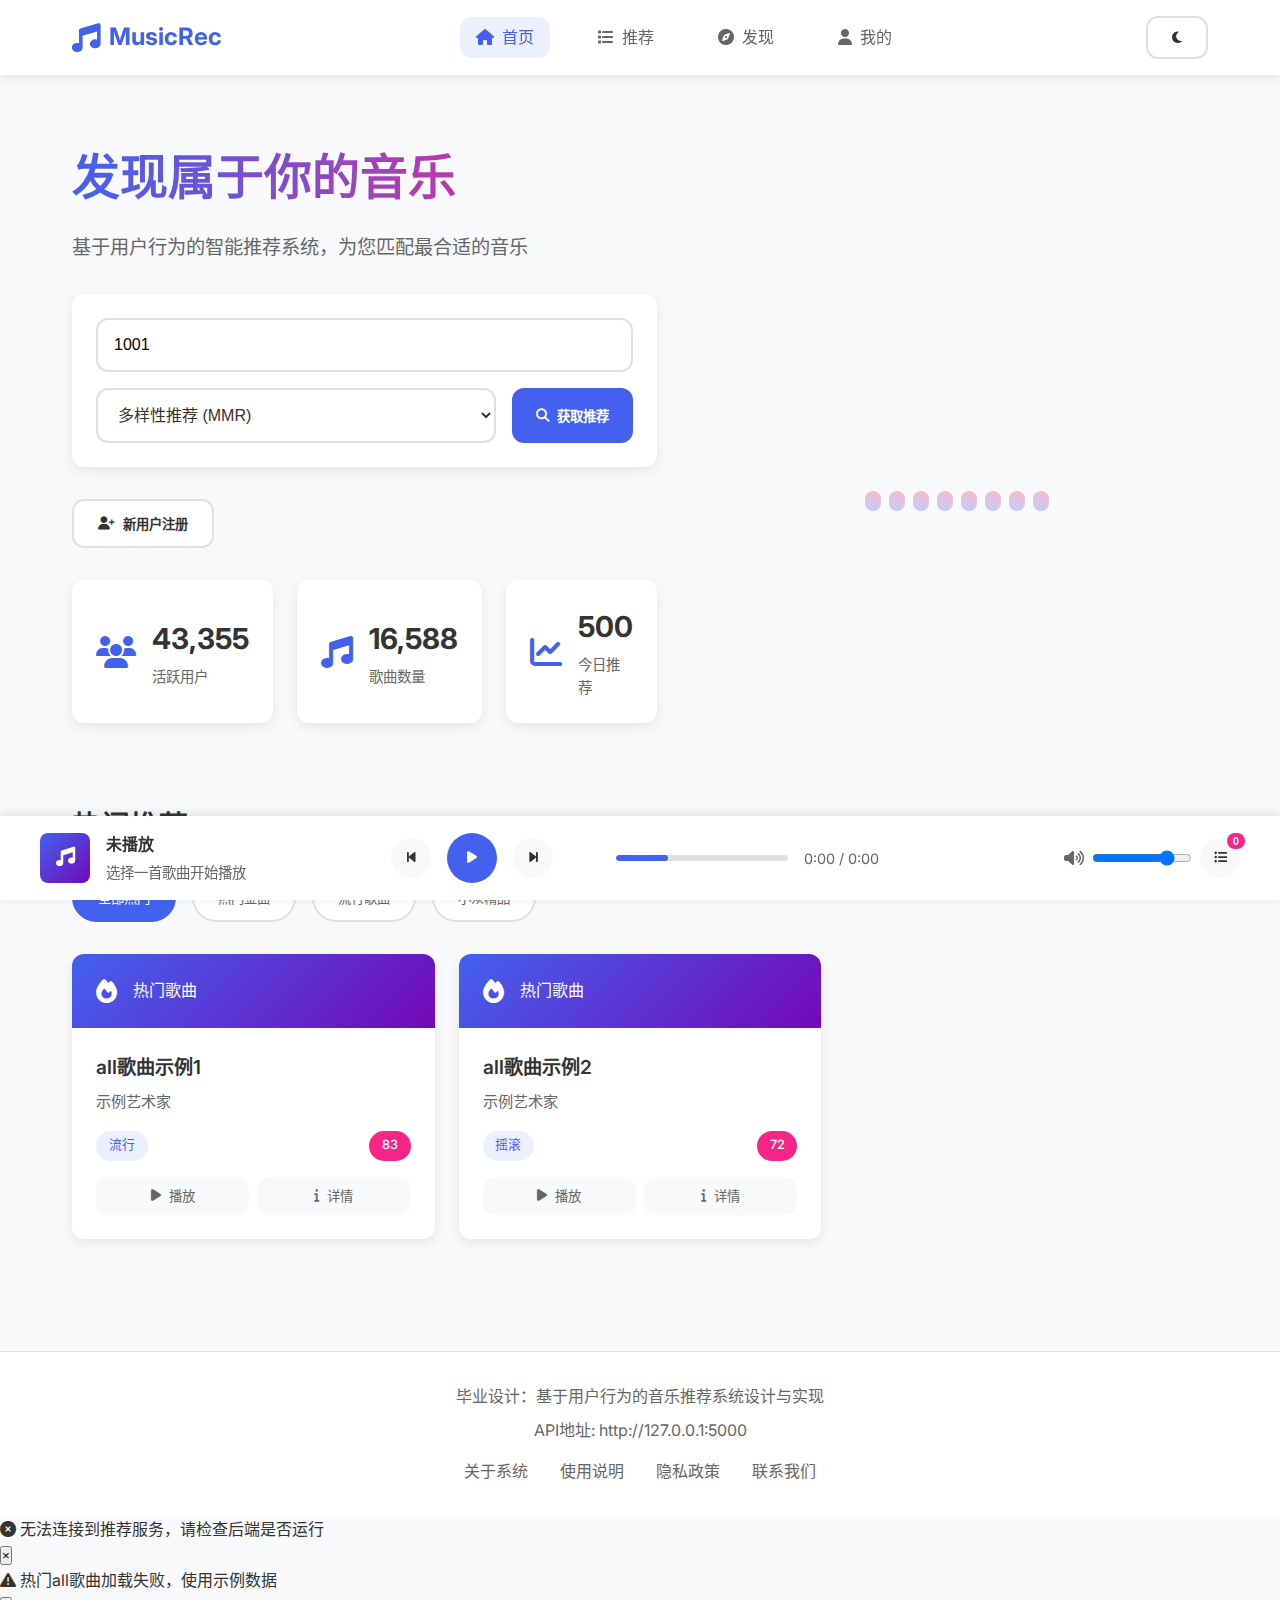
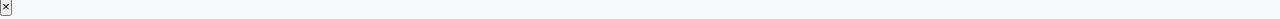
<file: music_recommendation_api/static/index.html>
<!DOCTYPE html>
<html lang="zh-CN">
<head>
    <meta charset="UTF-8">
    <meta name="viewport" content="width=device-width, initial-scale=1.0">
    <title>智能音乐推荐系统</title>
    <link rel="stylesheet" href="style.css">
    <link rel="stylesheet" href="https://cdnjs.cloudflare.com/ajax/libs/font-awesome/6.4.0/css/all.min.css">
    <link href="https://fonts.googleapis.com/css2?family=Poppins:wght@300;400;500;600;700&family=Inter:wght@300;400;500&display=swap" rel="stylesheet">
</head>
<body>
    <!-- 导航栏 -->
    <nav class="navbar">
        <div class="nav-container">
            <div class="nav-logo">
                <i class="fas fa-music"></i>
                <span>MusicRec</span>
            </div>
            <div class="nav-links">
                <a href="#home" class="nav-link active"><i class="fas fa-home"></i> 首页</a>
                <a href="#recommendations" class="nav-link"><i class="fas fa-list"></i> 推荐</a>
                <a href="#explore" class="nav-link"><i class="fas fa-compass"></i> 发现</a>
                <a href="#profile" class="nav-link"><i class="fas fa-user"></i> 我的</a>
            </div>
            <div class="nav-actions">
                <button class="btn btn-secondary" id="theme-toggle">
                    <i class="fas fa-moon"></i>
                </button>
            </div>
        </div>
    </nav>

    <!-- 主内容区 -->
    <main class="main-container">
        <!-- 首页区域 -->
        <section id="home" class="section active">
            <div class="hero">
                <div class="hero-content">
                    <h1 class="hero-title">发现属于你的音乐</h1>
                    <p class="hero-subtitle">基于用户行为的智能推荐系统，为您匹配最合适的音乐</p>
                    <div class="search-box">
                        <input type="text" id="user-id-input" placeholder="输入用户ID (例如: 12345)" value="1001">
                        <div class="search-controls">
                            <select id="algorithm-select">
                                <option value="diverse">多样性推荐 (MMR)</option>
                                <option value="hybrid">混合推荐</option>
                                <option value="usercf">用户协同过滤</option>
                                <option value="cf">物品协同过滤</option>
                                <option value="content">内容推荐</option>
                                <option value="mf">矩阵分解</option>
                                <option value="cold">冷启动推荐</option>
                            </select>
                            <button id="search-btn" class="btn btn-primary">
                                <i class="fas fa-search"></i> 获取推荐
                            </button>
                        </div>
                    </div>
                    <div class="user-actions" style="margin-top: 1rem;">
                        <button class="btn btn-secondary" onclick="showRegisterModal()">
                            <i class="fas fa-user-plus"></i> 新用户注册
                        </button>
                    </div>
                    <div class="stats">
                        <div class="stat-card">
                            <i class="fas fa-users"></i>
                            <div>
                                <h3 id="user-count">43,355</h3>
                                <p>活跃用户</p>
                            </div>
                        </div>
                        <div class="stat-card">
                            <i class="fas fa-music"></i>
                            <div>
                                <h3 id="song-count">16,588</h3>
                                <p>歌曲数量</p>
                            </div>
                        </div>
                        <div class="stat-card">
                            <i class="fas fa-chart-line"></i>
                            <div>
                                <h3 id="rec-count">500+</h3>
                                <p>今日推荐</p>
                            </div>
                        </div>
                    </div>
                </div>
                <div class="hero-image">
                    <div class="music-visualizer" id="realtime-visualizer">
                        <div class="bar"></div>
                        <div class="bar"></div>
                        <div class="bar"></div>
                        <div class="bar"></div>
                        <div class="bar"></div>
                        <div class="bar"></div>
                        <div class="bar"></div>
                        <div class="bar"></div>
                    </div>
                </div>
            </div>

            <!-- 快速推荐区域 -->
            <div class="quick-recommendations">
                <h2 class="section-title">热门推荐</h2>
                <div class="hot-controls">
                    <button class="tab-btn active" data-tier="all">全部热门</button>
                    <button class="tab-btn" data-tier="hit">热门金曲</button>
                    <button class="tab-btn" data-tier="popular">流行歌曲</button>
                    <button class="tab-btn" data-tier="normal">小众精品</button>
                </div>
                <div id="hot-songs-container" class="songs-grid">
                    <!-- 热门歌曲会动态加载到这里 -->
                </div>
            </div>
        </section>

        <!-- 推荐结果区域 -->
        <section id="recommendations" class="section">
            <div class="section-header">
                <h2 class="section-title" id="rec-title">个性化推荐</h2>
                <div class="recommendation-info">
                    <span class="user-id-display">用户ID: <span id="current-user-id">-</span></span>
                    <span class="algorithm-display">算法: <span id="current-algorithm">-</span></span>
                    <span class="count-display">数量: <span id="current-count">-</span></span>
                </div>
            </div>
            
            <div class="recommendation-controls">
                <div class="control-group">
                    <label for="rec-count-select">推荐数量:</label>
                    <select id="rec-count-select">
                        <option value="5">5首</option>
                        <option value="10" selected>10首</option>
                        <option value="15">15首</option>
                        <option value="20">20首</option>
                    </select>
                </div>
                <div class="control-group">
                    <label for="rec-algorithm-select">推荐算法:</label>
                    <select id="rec-algorithm-select">
                        <option value="diverse">多样性推荐 (MMR)</option>
                        <option value="hybrid" selected>混合推荐</option>
                        <option value="usercf">用户协同过滤</option>
                        <option value="cf">物品协同过滤</option>
                        <option value="content">内容推荐</option>
                        <option value="mf">矩阵分解</option>
                        <option value="cold">冷启动推荐</option>
                    </select>
                </div>
                <button id="refresh-recommendations" class="btn btn-primary">
                    <i class="fas fa-sync-alt"></i> 刷新推荐
                </button>
                <button class="btn btn-secondary" onclick="toggleABTest()">
                    <i class="fas fa-flask"></i> <span id="ab-test-btn-text">A/B测试对比</span>
                </button>
            </div>

                        <!-- 用户画像 -->
            <div id="user-profile-card" class="profile-card">
                <div class="profile-header">
                    <i class="fas fa-user-circle"></i>
                    <h3>用户画像</h3>
                </div>
                <div class="profile-content">
                    <div class="profile-item">
                        <span class="label">用户ID:</span>
                        <span id="profile-user-id" class="value">-</span>
                    </div>
                    <div class="profile-item">
                        <span class="label">听歌数量:</span>
                        <span id="profile-song-count" class="value">-</span>
                    </div>
                    <div class="profile-item">
                        <span class="label">流行度偏好:</span>
                        <span id="profile-pop-pref" class="value">-</span>
                    </div>
                    <div class="profile-item">
                        <span class="label">偏好流派:</span>
                        <div id="profile-genres" class="genres-list">
                            <!-- 流派标签会动态生成 -->
                        </div>
                    </div>
                </div>
            </div>
            
            <!-- 正常推荐容器 -->
            <div id="recommendations-container" class="songs-grid">
                <div class="empty-state">
                    <i class="fas fa-music"></i>
                    <p>还没有推荐结果，请输入用户ID并点击"获取推荐"</p>
                </div>
            </div>
            
            <!-- A/B测试容器（默认隐藏） -->
            <div id="ab-test-container" style="display: none;">
                <div class="ab-comparison-header">
                    <div class="ab-intro">
                        <i class="fas fa-balance-scale"></i>
                        <span>盲测对比：哪个推荐列表更符合您的口味？</span>
                    </div>
                    <div class="ab-vote-buttons">
                        <button class="btn btn-vote btn-vote-a" onclick="voteABTest('a')">
                            <i class="fas fa-check"></i> 左边更好
                        </button>
                        <button class="btn btn-vote btn-vote-tie" onclick="voteABTest('tie')">
                            <i class="fas fa-equals"></i> 差不多
                        </button>
                        <button class="btn btn-vote btn-vote-b" onclick="voteABTest('b')">
                            <i class="fas fa-check"></i> 右边更好
                        </button>
                    </div>
                </div>
                <div class="ab-columns-container">
                    <div class="ab-column">
                        <div class="ab-column-header algorithm-a">
                            <div class="algo-icon"><i class="fas fa-robot"></i></div>
                            <div>
                                <h4>算法 A</h4>
                                <span class="algo-desc">混合推荐 (Hybrid)</span>
                            </div>
                        </div>
                        <div id="ab-column-a" class="songs-grid compact"></div>
                    </div>
                    <div class="ab-column">
                        <div class="ab-column-header algorithm-b">
                            <div class="algo-icon"><i class="fas fa-project-diagram"></i></div>
                            <div>
                                <h4>算法 B</h4>
                                <span class="algo-desc">协同过滤 (CF)</span>
                            </div>
                        </div>
                        <div id="ab-column-b" class="songs-grid compact"></div>
                    </div>
                </div>
            </div>
            
            <!-- 历史记录 -->
            <div class="history-section">
                <h3 class="subsection-title">历史收听记录</h3>
                <div id="history-container" class="songs-list compact">
                    <!-- 历史记录会动态加载到这里 -->
                </div>
            </div>
        </section>

        <!-- 发现区域 -->
        <section id="explore" class="section">
            <div class="section-header">
                <h2 class="section-title">发现音乐</h2>
                <p class="section-subtitle">探索不同流派和热度的音乐</p>
            </div>

            <!---搜索框-->
            <!-- 修改搜索框HTML -->
            <div class="explore-search-box">
                <div class="search-wrapper">
                    <input type="text" id="explore-search-input" 
                        placeholder="搜索歌曲、艺术家、专辑..." 
                        style="width: 100%; padding: 1rem 1.5rem; border: none; border-radius: 50px; font-size: 1rem; background: var(--bg-secondary); color: var(--text-primary); box-shadow: 0 4px 12px rgba(0,0,0,0.1);">
                </div>
                <div class="search-actions" style="display: flex; gap: 1rem; justify-content: center; margin-top: 1rem;">
                    <button id="search-btn-execute" class="btn btn-primary" style="padding: 0.8rem 2rem;">
                        <i class="fas fa-search"></i> 搜索
                    </button>
                    <button id="clear-search-btn" class="btn btn-secondary" style="padding: 0.8rem 2rem;">
                        <i class="fas fa-times"></i> 清除
                    </button>
                </div>
            </div>
            
            <!-- 流派筛选 -->
            <div class="genre-filter">
                <h3>按流派筛选</h3>
                <div id="genre-tags" class="tags-container">
                    <!-- 流派标签会动态生成 -->
                </div>
            </div>

            <!-- 探索结果 -->
            <div id="explore-container" class="songs-grid">
                <!-- 探索结果会动态加载到这里 -->
            </div>

            <!-- 【修改】初始隐藏，只有需要时才显示 -->
            <div id="explore-load-more" class="load-more-container" style="display: none;">
                <button id="load-more-btn" class="btn btn-secondary">
                    <i class="fas fa-plus"></i> 加载更多
                </button>
            </div>
        </section>

        <!-- 用户区域 -->
        <section id="profile" class="section">
            <div class="profile-section">
                <div class="profile-header-large">
                    <div class="avatar">
                        <i class="fas fa-user-circle"></i>
                    </div>
                    <div class="profile-info">
                        <h2 id="profile-name">用户<span id="profile-user-id-large">-</span></h2>
                        <p id="profile-join-date">注册时间: 2023-01-01</p>
                    </div>
                </div>
                
                <div class="profile-stats">
                    <div class="profile-stat">
                        <h4>总听歌数</h4>
                        <p id="total-listens">-</p>
                    </div>
                    <div class="profile-stat">
                        <h4>交互次数</h4>
                        <p id="total-interactions">-</p>
                    </div>
                    <div class="profile-stat">
                        <h4>偏好流派</h4>
                        <p id="fav-genre">-</p>
                    </div>
                    <div class="profile-stat">
                        <h4>平均流行度</h4>
                        <p id="avg-popularity">-</p>
                    </div>
                    <div class="profile-stat">
                        <h4>活跃等级</h4>
                        <p id="activity-level">-</p>
                    </div>
                    <div class="profile-stat">
                        <h4>多样性</h4>
                        <p id="diversity-ratio">-</p>
                    </div>
                </div>
                
                <div class="profile-actions">
                    <h3>算法偏好设置</h3>
                    <div class="algorithm-preferences">
                        <div class="pref-item">
                            <span>默认推荐算法</span>
                            <select id="default-algorithm">
                                <option value="hybrid" selected>混合推荐</option>
                                <option value="usercf">用户协同过滤</option>
                                <option value="cf">物品协同过滤</option>
                                <option value="content">内容推荐</option>
                            </select>
                        </div>
                        <div class="pref-item">
                            <span>默认推荐数量</span>
                            <select id="default-count">
                                <option value="5">5首</option>
                                <option value="10" selected>10首</option>
                                <option value="15">15首</option>
                            </select>
                        </div>
                        <div class="pref-item">
                            <span>多样性偏好</span>
                            <div class="slider-container">
                                <input type="range" id="diversity-slider" min="0" max="10" value="5">
                                <span id="diversity-value">中等</span>
                            </div>
                        </div>
                    </div>
                    <button id="save-preferences" class="btn btn-primary">
                        <i class="fas fa-save"></i> 保存偏好
                    </button>
                </div>
                
                <div class="recent-activity">
                    <h3>最近活动</h3>
                    <div id="activity-feed">
                        <!-- 活动记录会动态加载到这里 -->
                    </div>
                </div>
            </div>
        </section>
    </main>

    <!-- 播放器控件 -->
    <div class="player-container">
        <div class="visualizer-container">
            <canvas id="audio-visualizer" width="600" height="100"></canvas>
        </div>
        <div class="player-info">
            <div class="now-playing">
                <div class="album-art">
                    <i class="fas fa-music"></i>
                </div>
                <div class="track-info">
                    <h4 id="now-playing-title">未播放</h4>
                    <p id="now-playing-artist">选择一首歌曲开始播放</p>
                </div>
            </div>
            <div class="player-controls">
                <button id="prev-btn" class="player-btn"><i class="fas fa-step-backward"></i></button>
                <button id="play-btn" class="player-btn play-btn"><i class="fas fa-play"></i></button>
                <button id="next-btn" class="player-btn"><i class="fas fa-step-forward"></i></button>
            </div>
            <div class="player-progress">
                <div class="progress-bar">
                    <div class="progress-fill"></div>
                </div>
                <div class="time-display">
                    <span id="current-time">0:00</span> / <span id="total-time">0:00</span>
                </div>
            </div>
            <div class="player-volume">
                <i class="fas fa-volume-up"></i>
                <input type="range" id="volume-slider" min="0" max="100" value="80">
            </div>
            <!-- 播放列表面板 -->
            <div class="playlist-panel" id="playlist-panel">
                <div class="playlist-header">
                    <h4>播放列表 <span id="playlist-title-count">(0首)</span></h4>
                    <button class="btn-icon" onclick="togglePlaylist()">
                        <i class="fas fa-times"></i>
                    </button>
                </div>
                <div class="playlist-body" id="playlist-body">
                    <!-- 动态生成 -->
                </div>
            </div>

            <!-- 播放列表按钮 -->
            <button class="player-btn playlist-toggle-btn" onclick="togglePlaylist()" title="播放列表">
                <i class="fas fa-list-ul"></i>
                <span class="playlist-count" id="playlist-count">0</span>
            </button>
        </div>
    </div>

    <!-- 歌曲详情模态框 -->
    <div id="song-modal" class="modal">
        <div class="modal-content">
            <div class="modal-header">
                <h3 id="modal-song-title">歌曲详情</h3>
                <button class="close-modal">&times;</button>
            </div>
            <div class="modal-body">
                <div class="song-detail-header">
                    <div class="detail-album-art">
                        <i class="fas fa-music"></i>
                    </div>
                    <div class="detail-info">
                        <h2 id="detail-song-name">歌曲名称</h2>
                        <p id="detail-artists">艺术家</p>
                        <div class="detail-meta">
                            <span class="genre-tag" id="detail-genre">流派</span>
                            <span class="popularity-badge" id="detail-popularity">流行度</span>
                        </div>
                    </div>
                </div>
                
                <div class="song-attributes">
                    <h4>音频特征</h4>
                    <div class="attributes-grid">
                        <div class="attribute">
                            <div class="attribute-label">舞蹈性</div>
                            <div class="attribute-bar">
                                <div class="attribute-fill" id="danceability-bar"></div>
                            </div>
                            <div class="attribute-value" id="danceability-value">-</div>
                        </div>
                        <div class="attribute">
                            <div class="attribute-label">能量</div>
                            <div class="attribute-bar">
                                <div class="attribute-fill" id="energy-bar"></div>
                            </div>
                            <div class="attribute-value" id="energy-value">-</div>
                        </div>
                        <div class="attribute">
                            <div class="attribute-label">愉悦度</div>
                            <div class="attribute-bar">
                                <div class="attribute-fill" id="valence-bar"></div>
                            </div>
                            <div class="attribute-value" id="valence-value">-</div>
                        </div>
                        <div class="attribute">
                            <div class="attribute-label">节奏</div>
                            <div class="attribute-value" id="tempo-value">- BPM</div>
                        </div>
                    </div>
                </div>
                
                <div class="recommendation-reason">
                    <h4>推荐理由</h4>
                    <p id="recommendation-reason-text">基于您的听歌历史和偏好推荐</p>
                </div>
                <div class="comments-section" id="comments-section">
                    <div class="comments-header">
                        <h3><i class="fas fa-comments"></i> 歌曲评论</h3>
                        <div class="comments-stats" id="comments-stats">
                            <span class="stat-item"><i class="fas fa-comment"></i> <span id="total-comments">0</span> 条</span>
                            <span class="stat-item"><i class="fas fa-thumbs-up"></i> <span id="total-likes">0</span> 赞</span>
                            <span class="stat-item sentiment-stat-indicator">
                                <i class="fas fa-smile"></i> <span id="sentiment-score">50%</span> 正面
                            </span>
                        </div>
                    </div>
                    
                    <!-- 情感统计图表 -->
                    <div class="sentiment-chart" id="sentiment-chart">
                        <div class="sentiment-stat stat-positive">
                            <div class="stat-value" id="positive-count">0</div>
                            <div class="stat-label">正面评论</div>
                        </div>
                        <div class="sentiment-stat stat-neutral">
                            <div class="stat-value" id="neutral-count">0</div>
                            <div class="stat-label">中性评论</div>
                        </div>
                        <div class="sentiment-stat stat-negative">
                            <div class="stat-value" id="negative-count">0</div>
                            <div class="stat-label">负面评论</div>
                        </div>
                    </div>
                    
                    <!-- 评论排序 -->
                    <div class="comments-sort">
                        <button class="sort-btn active" data-sort="time" onclick="sortComments('time')">
                            <i class="fas fa-clock"></i> 最新
                        </button>
                        <button class="sort-btn" data-sort="likes" onclick="sortComments('likes')">
                            <i class="fas fa-thumbs-up"></i> 最热
                        </button>
                        <button class="sort-btn" data-sort="sentiment" onclick="sortComments('sentiment')">
                            <i class="fas fa-smile"></i> 情感
                        </button>
                    </div>
                    
                    <!-- 评论列表 -->
                    <div class="comments-list" id="comments-list">
                        <div class="comments-empty">
                            <i class="fas fa-comment-slash"></i>
                            <p>暂无评论，快来发表第一条评论吧！</p>
                        </div>
                    </div>
                    
                    <!-- 评论分页 -->
                    <div class="comments-pagination" id="comments-pagination">
                        <button class="page-btn" onclick="loadCommentsPage('prev')" disabled>
                            <i class="fas fa-chevron-left"></i>
                        </button>
                        <span class="page-info">第 <span id="current-page">1</span> 页 / 共 <span id="total-pages">1</span> 页</span>
                        <button class="page-btn" onclick="loadCommentsPage('next')" disabled>
                            <i class="fas fa-chevron-right"></i>
                        </button>
                    </div>
                    
                    <!-- 发表评论表单 -->
                    <div class="add-comment-form" id="add-comment-form">
                        <div class="form-header">
                            <i class="fas fa-edit"></i>
                            <h4>发表评论</h4>
                        </div>
                        <textarea 
                            class="comment-textarea" 
                            id="comment-textarea" 
                            placeholder="分享您对这首歌的看法..."
                            maxlength="1000"
                        ></textarea>
                        <div class="form-footer">
                            <div class="char-count">
                                还可以输入 <span id="char-remaining">1000</span> 字
                            </div>
                            <button class="submit-comment-btn" id="submit-comment-btn" onclick="submitComment()">
                                <i class="fas fa-paper-plane"></i> 发布评论
                            </button>
                        </div>
                    </div>
                </div>
                <div class="song-actions">
                    <button class="btn btn-primary" id="play-now-btn">
                        <i class="fas fa-play"></i> 立即播放
                    </button>
                    <button class="btn btn-secondary" id="add-to-playlist-btn">
                        <i class="fas fa-plus"></i> 添加到播放列表
                    </button>
                    <button class="btn btn-secondary" id="similar-songs-btn">
                        <i class="fas fa-random"></i> 相似歌曲
                    </button>
                </div>
            </div>
        </div>
    </div>

    <!-- 反馈模态框 -->
    <div id="feedback-modal" class="modal">
        <div class="modal-content">
            <div class="modal-header">
                <h3>反馈</h3>
                <button class="close-modal">&times;</button>
            </div>
            <div class="modal-body">
                <p>您喜欢这首推荐吗？</p>
                <div class="feedback-buttons">
                    <button class="feedback-btn like" data-action="like">
                        <i class="fas fa-thumbs-up"></i> 喜欢
                    </button>
                    <button class="feedback-btn dislike" data-action="dislike">
                        <i class="fas fa-thumbs-down"></i> 不喜欢
                    </button>
                    <button class="feedback-btn skip" data-action="skip">
                        <i class="fas fa-forward"></i> 跳过
                    </button>
                </div>
                <div class="feedback-comment">
                    <textarea id="feedback-comment" placeholder="可选：告诉我们您的想法..."></textarea>
                </div>
            </div>
        </div>
    </div>

    <!-- 加载动画 -->
    <div id="loading-overlay" class="loading-overlay">
        <div class="spinner">
            <div class="double-bounce1"></div>
            <div class="double-bounce2"></div>
        </div>
        <p>加载中...</p>
    </div>

    <!-- 底部信息 -->
    <footer class="footer">
        <div class="footer-content">
            <p>毕业设计：基于用户行为的音乐推荐系统设计与实现</p>
            <p>API地址: <span id="api-url">http://127.0.0.1:5000</span></p>
            <div class="footer-links">
                <a href="#">关于系统</a>
                <a href="#">使用说明</a>
                <a href="#">隐私政策</a>
                <a href="#">联系我们</a>
            </div>
        </div>
    </footer>

    <script src="script.js"></script>
    <!-- 注册模态框 - 美化版本 -->
    <div id="register-modal" class="modal">
        <div class="modal-content" style="max-width: 480px; border-radius: 16px; overflow: hidden; box-shadow: 0 20px 60px rgba(0,0,0,0.3);">
            <div class="modal-header" style="background: linear-gradient(135deg, var(--primary-color), var(--secondary-color)); color: white; padding: 1.5rem;">
                <h3 style="margin: 0; font-size: 1.4rem; display: flex; align-items: center; gap: 0.5rem;">
                    <i class="fas fa-user-plus"></i>
                    新用户注册
                </h3>
                <button class="close-modal" style="color: rgba(255,255,255,0.8); font-size: 1.8rem; background: none; border: none; cursor: pointer; transition: all 0.2s;">
                    &times;
                </button>
            </div>
            
            <div class="modal-body" style="padding: 2rem;">
                <form id="register-form" style="display: flex; flex-direction: column; gap: 1.2rem;">
                    
                    <!-- 用户ID生成 -->
                    <div class="form-group" style="background: var(--bg-primary); padding: 1rem; border-radius: 12px; border: 1px solid var(--border-color);">
                        <label style="display: block; font-size: 0.85rem; color: var(--text-secondary); margin-bottom: 0.3rem; font-weight: 500;">
                            用户ID（系统自动生成）
                        </label>
                        <div style="display: flex; gap: 0.8rem; align-items: center;">
                            <input type="text" id="reg-user-id" readonly style="flex: 1; padding: 0.6rem; border: 1px solid var(--border-color); border-radius: 8px; background: white; font-family: monospace; font-size: 0.9rem; color: var(--primary-color); font-weight: 600;">
                            <button type="button" onclick="generateUserId()" class="btn-icon" style="padding: 0.6rem 1rem; background: var(--primary-color); color: white; border: none; border-radius: 8px; cursor: pointer; display: flex; align-items: center; gap: 0.3rem; font-size: 0.9rem; transition: all 0.2s;">
                                <i class="fas fa-sync-alt"></i>
                                刷新
                            </button>
                        </div>
                    </div>

                    <!-- 昵称 -->
                    <div class="form-group">
                        <label style="display: block; font-size: 0.9rem; color: var(--text-secondary); margin-bottom: 0.4rem; font-weight: 500;">
                            昵称 <span style="color: var(--accent-color);">*</span>
                        </label>
                        <div style="position: relative;">
                            <i class="fas fa-user" style="position: absolute; left: 1rem; top: 50%; transform: translateY(-50%); color: var(--text-secondary);"></i>
                            <input type="text" id="reg-nickname" required placeholder="请输入您的昵称" style="width: 100%; padding: 0.8rem 1rem 0.8rem 2.5rem; border: 2px solid var(--border-color); border-radius: 10px; background: var(--bg-card); color: var(--text-primary); font-size: 1rem; transition: all 0.3s; outline: none;">
                        </div>
                    </div>

                    <!-- 性别和年龄并列 -->
                    <div style="display: grid; grid-template-columns: 1fr 1fr; gap: 1rem;">
                        <div class="form-group">
                            <label style="display: block; font-size: 0.9rem; color: var(--text-secondary); margin-bottom: 0.4rem; font-weight: 500;">性别</label>
                            <div style="position: relative;">
                                <i class="fas fa-venus-mars" style="position: absolute; left: 1rem; top: 50%; transform: translateY(-50%); color: var(--text-secondary);"></i>
                                <select id="reg-gender" style="width: 100%; padding: 0.8rem 1rem 0.8rem 2.5rem; border: 2px solid var(--border-color); border-radius: 10px; background: var(--bg-card); color: var(--text-primary); font-size: 1rem; cursor: pointer; outline: none;">
                                    <option value="">保密</option>
                                    <option value="1">男</option>
                                    <option value="2">女</option>
                                </select>
                            </div>
                        </div>
                        
                        <div class="form-group">
                            <label style="display: block; font-size: 0.9rem; color: var(--text-secondary); margin-bottom: 0.4rem; font-weight: 500;">年龄</label>
                            <div style="position: relative;">
                                <i class="fas fa-birthday-cake" style="position: absolute; left: 1rem; top: 50%; transform: translateY(-50%); color: var(--text-secondary);"></i>
                                <input type="number" id="reg-age" min="12" max="80" placeholder="18" style="width: 100%; padding: 0.8rem 1rem 0.8rem 2.5rem; border: 2px solid var(--border-color); border-radius: 10px; background: var(--bg-card); color: var(--text-primary); font-size: 1rem; outline: none;">
                            </div>
                        </div>
                    </div>

                    <!-- 省份城市 -->
                    <div style="display: grid; grid-template-columns: 1fr 1fr; gap: 1rem;">
                        <div class="form-group">
                            <label style="display: block; font-size: 0.9rem; color: var(--text-secondary); margin-bottom: 0.4rem; font-weight: 500;">省份</label>
                            <div style="position: absolute; left: 1rem; top: 50%; transform: translateY(-50%); color: var(--text-secondary);"></div>
                            <input type="text" id="reg-province" placeholder="省份" style="width: 100%; padding: 0.8rem 1rem; border: 2px solid var(--border-color); border-radius: 10px; background: var(--bg-card); color: var(--text-primary); font-size: 1rem; outline: none;">
                        </div>
                        
                        <div class="form-group">
                            <label style="display: block; font-size: 0.9rem; color: var(--text-secondary); margin-bottom: 0.4rem; font-weight: 500;">城市</label>
                            <input type="text" id="reg-city" placeholder="城市" style="width: 100%; padding: 0.8rem 1rem; border: 2px solid var(--border-color); border-radius: 10px; background: var(--bg-card); color: var(--text-primary); font-size: 1rem; outline: none;">
                        </div>
                    </div>

                    <!-- 提交按钮 -->
                    <button type="submit" class="btn btn-primary" style="width: 100%; padding: 1rem; margin-top: 0.5rem; font-size: 1rem; font-weight: 600; border-radius: 10px; display: flex; align-items: center; justify-content: center; gap: 0.5rem; box-shadow: 0 4px 12px rgba(67, 97, 238, 0.3);">
                        <i class="fas fa-user-check"></i>
                        注册并获取个性化推荐
                    </button>
                    
                    <p style="text-align: center; font-size: 0.8rem; color: var(--text-secondary); margin-top: 0.5rem;">
                        <i class="fas fa-info-circle"></i>
                        注册后将自动为您生成冷启动推荐
                    </p>
                </form>
            </div>
        </div>
    </div>
</body>
</html>
</file>
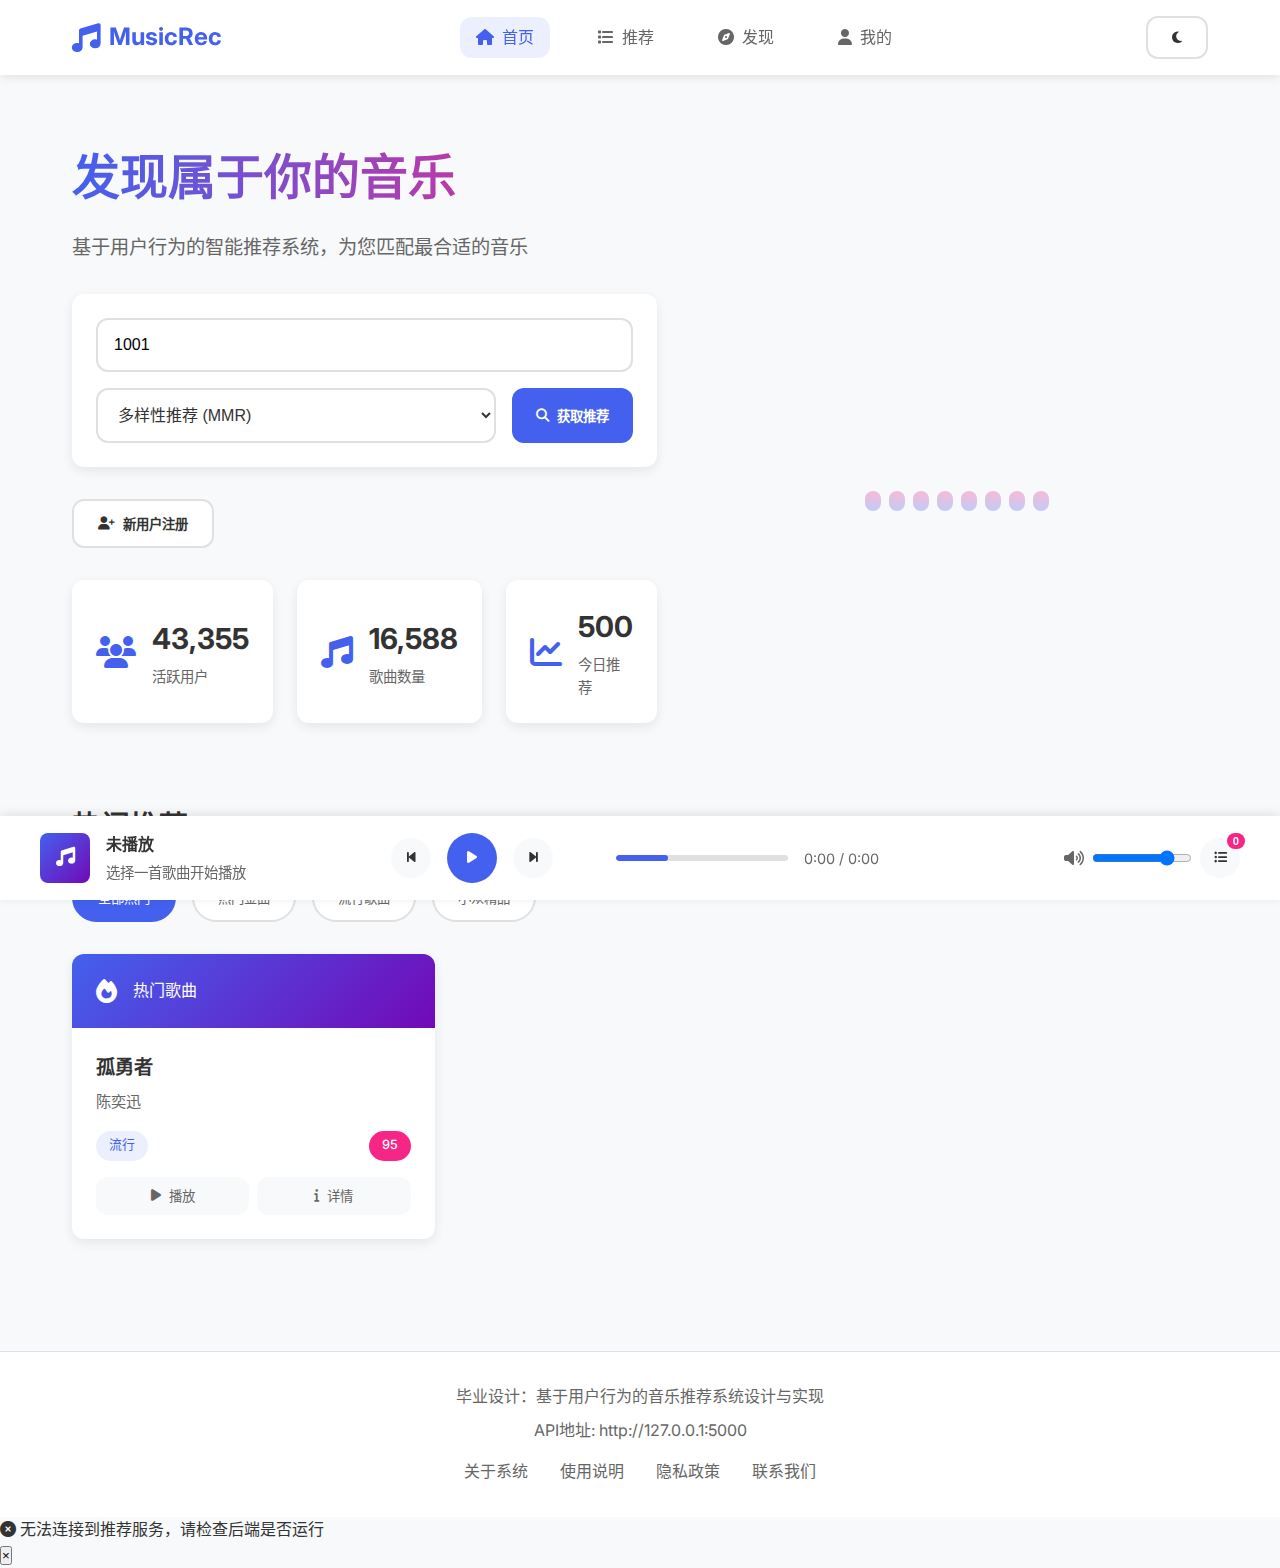
<file: music_recommendation_api2/static/index.html>
<!DOCTYPE html>
<html lang="zh-CN">
<head>
    <meta charset="UTF-8">
    <meta name="viewport" content="width=device-width, initial-scale=1.0">
    <title>智能音乐推荐系统</title>
    <link rel="stylesheet" href="style.css">
    <link rel="stylesheet" href="https://cdnjs.cloudflare.com/ajax/libs/font-awesome/6.4.0/css/all.min.css">
    <link href="https://fonts.googleapis.com/css2?family=Poppins:wght@300;400;500;600;700&family=Inter:wght@300;400;500&display=swap" rel="stylesheet">
</head>
<body>
    <!-- 导航栏 -->
    <nav class="navbar">
        <div class="nav-container">
            <div class="nav-logo">
                <i class="fas fa-music"></i>
                <span>MusicRec</span>
            </div>
            <div class="nav-links">
                <a href="#home" class="nav-link active"><i class="fas fa-home"></i> 首页</a>
                <a href="#recommendations" class="nav-link"><i class="fas fa-list"></i> 推荐</a>
                <a href="#explore" class="nav-link"><i class="fas fa-compass"></i> 发现</a>
                <a href="#profile" class="nav-link"><i class="fas fa-user"></i> 我的</a>
            </div>
            <div class="nav-actions">
                <button class="btn btn-secondary" id="theme-toggle">
                    <i class="fas fa-moon"></i>
                </button>
            </div>
        </div>
    </nav>

    <!-- 主内容区 -->
    <main class="main-container">
        <!-- 首页区域 -->
        <section id="home" class="section active">
            <div class="hero">
                <div class="hero-content">
                    <h1 class="hero-title">发现属于你的音乐</h1>
                    <p class="hero-subtitle">基于用户行为的智能推荐系统，为您匹配最合适的音乐</p>
                    <div class="search-box">
                        <input type="text" id="user-id-input" placeholder="输入用户ID (例如: 12345)" value="1001">
                        <div class="search-controls">
                            <select id="algorithm-select">
                                <option value="diverse">多样性推荐 (MMR)</option>
                                <option value="hybrid">混合推荐</option>
                                <option value="usercf">用户协同过滤</option>
                                <option value="cf">物品协同过滤</option>
                                <option value="content">内容推荐</option>
                                <option value="mf">矩阵分解</option>
                                <option value="cold">冷启动推荐</option>
                            </select>
                            <button id="search-btn" class="btn btn-primary">
                                <i class="fas fa-search"></i> 获取推荐
                            </button>
                        </div>
                    </div>
                    <div class="user-actions" style="margin-top: 1rem;">
                        <button class="btn btn-secondary" onclick="showRegisterModal()">
                            <i class="fas fa-user-plus"></i> 新用户注册
                        </button>
                    </div>
                    <div class="stats">
                        <div class="stat-card">
                            <i class="fas fa-users"></i>
                            <div>
                                <h3 id="user-count">43,355</h3>
                                <p>活跃用户</p>
                            </div>
                        </div>
                        <div class="stat-card">
                            <i class="fas fa-music"></i>
                            <div>
                                <h3 id="song-count">16,588</h3>
                                <p>歌曲数量</p>
                            </div>
                        </div>
                        <div class="stat-card">
                            <i class="fas fa-chart-line"></i>
                            <div>
                                <h3 id="rec-count">500+</h3>
                                <p>今日推荐</p>
                            </div>
                        </div>
                    </div>
                </div>
                <div class="hero-image">
                    <div class="music-visualizer" id="realtime-visualizer">
                        <div class="bar"></div>
                        <div class="bar"></div>
                        <div class="bar"></div>
                        <div class="bar"></div>
                        <div class="bar"></div>
                        <div class="bar"></div>
                        <div class="bar"></div>
                        <div class="bar"></div>
                    </div>
                </div>
            </div>

            <!-- 快速推荐区域 -->
            <div class="quick-recommendations">
                <h2 class="section-title">热门推荐</h2>
                <div class="hot-controls">
                    <button class="tab-btn active" data-tier="all">全部热门</button>
                    <button class="tab-btn" data-tier="hit">热门金曲</button>
                    <button class="tab-btn" data-tier="popular">流行歌曲</button>
                    <button class="tab-btn" data-tier="normal">小众精品</button>
                </div>
                <div id="hot-songs-container" class="songs-grid">
                    <!-- 热门歌曲会动态加载到这里 -->
                </div>
            </div>
        </section>

        <!-- 推荐结果区域 -->
        <section id="recommendations" class="section">
            <div class="section-header">
                <h2 class="section-title" id="rec-title">个性化推荐</h2>
                <div class="recommendation-info">
                    <span class="user-id-display">用户ID: <span id="current-user-id">-</span></span>
                    <span class="algorithm-display">算法: <span id="current-algorithm">-</span></span>
                    <span class="count-display">数量: <span id="current-count">-</span></span>
                </div>
            </div>
            
            <div class="recommendation-controls">
                <div class="control-group">
                    <label for="rec-count-select">推荐数量:</label>
                    <select id="rec-count-select">
                        <option value="5">5首</option>
                        <option value="10" selected>10首</option>
                        <option value="15">15首</option>
                        <option value="20">20首</option>
                    </select>
                </div>
                <div class="control-group">
                    <label for="rec-algorithm-select">推荐算法:</label>
                    <select id="rec-algorithm-select">
                        <option value="diverse">多样性推荐 (MMR)</option>
                        <option value="hybrid" selected>混合推荐</option>
                        <option value="usercf">用户协同过滤</option>
                        <option value="cf">物品协同过滤</option>
                        <option value="content">内容推荐</option>
                        <option value="mf">矩阵分解</option>
                        <option value="cold">冷启动推荐</option>
                    </select>
                </div>
                <button id="refresh-recommendations" class="btn btn-primary">
                    <i class="fas fa-sync-alt"></i> 刷新推荐
                </button>
                <button class="btn btn-secondary" onclick="toggleABTest()">
                    <i class="fas fa-flask"></i> <span id="ab-test-btn-text">A/B测试对比</span>
                </button>
            </div>

                        <!-- 用户画像 -->
            <div id="user-profile-card" class="profile-card">
                <div class="profile-header">
                    <i class="fas fa-user-circle"></i>
                    <h3>用户画像</h3>
                </div>
                <div class="profile-content">
                    <div class="profile-item">
                        <span class="label">用户ID:</span>
                        <span id="profile-user-id" class="value">-</span>
                    </div>
                    <div class="profile-item">
                        <span class="label">听歌数量:</span>
                        <span id="profile-song-count" class="value">-</span>
                    </div>
                    <div class="profile-item">
                        <span class="label">流行度偏好:</span>
                        <span id="profile-pop-pref" class="value">-</span>
                    </div>
                    <div class="profile-item">
                        <span class="label">偏好流派:</span>
                        <div id="profile-genres" class="genres-list">
                            <!-- 流派标签会动态生成 -->
                        </div>
                    </div>
                </div>
            </div>
            
            <!-- 正常推荐容器 -->
            <div id="recommendations-container" class="songs-grid">
                <div class="empty-state">
                    <i class="fas fa-music"></i>
                    <p>还没有推荐结果，请输入用户ID并点击"获取推荐"</p>
                </div>
            </div>
            
            <!-- A/B测试容器（默认隐藏） -->
            <div id="ab-test-container" style="display: none;">
                <div class="ab-comparison-header">
                    <div class="ab-intro">
                        <i class="fas fa-balance-scale"></i>
                        <span>盲测对比：哪个推荐列表更符合您的口味？</span>
                    </div>
                    <div class="ab-vote-buttons">
                        <button class="btn btn-vote btn-vote-a" onclick="voteABTest('a')">
                            <i class="fas fa-check"></i> 左边更好
                        </button>
                        <button class="btn btn-vote btn-vote-tie" onclick="voteABTest('tie')">
                            <i class="fas fa-equals"></i> 差不多
                        </button>
                        <button class="btn btn-vote btn-vote-b" onclick="voteABTest('b')">
                            <i class="fas fa-check"></i> 右边更好
                        </button>
                    </div>
                </div>
                <div class="ab-columns-container">
                    <div class="ab-column">
                        <div class="ab-column-header algorithm-a">
                            <div class="algo-icon"><i class="fas fa-robot"></i></div>
                            <div>
                                <h4>算法 A</h4>
                                <span class="algo-desc">混合推荐 (Hybrid)</span>
                            </div>
                        </div>
                        <div id="ab-column-a" class="songs-grid compact"></div>
                    </div>
                    <div class="ab-column">
                        <div class="ab-column-header algorithm-b">
                            <div class="algo-icon"><i class="fas fa-project-diagram"></i></div>
                            <div>
                                <h4>算法 B</h4>
                                <span class="algo-desc">协同过滤 (CF)</span>
                            </div>
                        </div>
                        <div id="ab-column-b" class="songs-grid compact"></div>
                    </div>
                </div>
            </div>
            
            <!-- 历史记录 -->
            <div class="history-section">
                <h3 class="subsection-title">历史收听记录</h3>
                <div id="history-container" class="songs-list compact">
                    <!-- 历史记录会动态加载到这里 -->
                </div>
            </div>
        </section>

        <!-- 发现区域 -->
        <section id="explore" class="section">
            <div class="section-header">
                <h2 class="section-title">发现音乐</h2>
                <p class="section-subtitle">探索不同流派和热度的音乐</p>
            </div>
            
            <!-- 流派筛选 -->
            <div class="genre-filter">
                <h3>按流派筛选</h3>
                <div id="genre-tags" class="tags-container">
                    <!-- 流派标签会动态生成 -->
                </div>
            </div>
            
            <!-- 探索结果 -->
            <div id="explore-container" class="songs-grid">
                <!-- 探索结果会动态加载到这里 -->
            </div>

            <!-- 【修改】初始隐藏，只有需要时才显示 -->
            <div id="explore-load-more" class="load-more-container" style="display: none;">
                <button id="load-more-btn" class="btn btn-secondary">
                    <i class="fas fa-plus"></i> 加载更多
                </button>
            </div>
        </section>

        <!-- 用户区域 -->
        <section id="profile" class="section">
            <div class="profile-section">
                <div class="profile-header-large">
                    <div class="avatar">
                        <i class="fas fa-user-circle"></i>
                    </div>
                    <div class="profile-info">
                        <h2 id="profile-name">用户<span id="profile-user-id-large">-</span></h2>
                        <p id="profile-join-date">注册时间: 2023-01-01</p>
                    </div>
                </div>
                
                <div class="profile-stats">
                    <div class="profile-stat">
                        <h4>总听歌数</h4>
                        <p id="total-listens">-</p>
                    </div>
                    <div class="profile-stat">
                        <h4>交互次数</h4>
                        <p id="total-interactions">-</p>
                    </div>
                    <div class="profile-stat">
                        <h4>偏好流派</h4>
                        <p id="fav-genre">-</p>
                    </div>
                    <div class="profile-stat">
                        <h4>平均流行度</h4>
                        <p id="avg-popularity">-</p>
                    </div>
                    <div class="profile-stat">
                        <h4>活跃等级</h4>
                        <p id="activity-level">-</p>
                    </div>
                    <div class="profile-stat">
                        <h4>多样性</h4>
                        <p id="diversity-ratio">-</p>
                    </div>
                </div>
                
                <div class="profile-actions">
                    <h3>算法偏好设置</h3>
                    <div class="algorithm-preferences">
                        <div class="pref-item">
                            <span>默认推荐算法</span>
                            <select id="default-algorithm">
                                <option value="hybrid" selected>混合推荐</option>
                                <option value="usercf">用户协同过滤</option>
                                <option value="cf">物品协同过滤</option>
                                <option value="content">内容推荐</option>
                            </select>
                        </div>
                        <div class="pref-item">
                            <span>默认推荐数量</span>
                            <select id="default-count">
                                <option value="5">5首</option>
                                <option value="10" selected>10首</option>
                                <option value="15">15首</option>
                            </select>
                        </div>
                        <div class="pref-item">
                            <span>多样性偏好</span>
                            <div class="slider-container">
                                <input type="range" id="diversity-slider" min="0" max="10" value="5">
                                <span id="diversity-value">中等</span>
                            </div>
                        </div>
                    </div>
                    <button id="save-preferences" class="btn btn-primary">
                        <i class="fas fa-save"></i> 保存偏好
                    </button>
                </div>
                
                <div class="recent-activity">
                    <h3>最近活动</h3>
                    <div id="activity-feed">
                        <!-- 活动记录会动态加载到这里 -->
                    </div>
                </div>
            </div>
        </section>
    </main>

    <!-- 播放器控件 -->
    <div class="player-container">
        <div class="visualizer-container">
            <canvas id="audio-visualizer" width="600" height="100"></canvas>
        </div>
        <div class="player-info">
            <div class="now-playing">
                <div class="album-art">
                    <i class="fas fa-music"></i>
                </div>
                <div class="track-info">
                    <h4 id="now-playing-title">未播放</h4>
                    <p id="now-playing-artist">选择一首歌曲开始播放</p>
                </div>
            </div>
            <div class="player-controls">
                <button id="prev-btn" class="player-btn"><i class="fas fa-step-backward"></i></button>
                <button id="play-btn" class="player-btn play-btn"><i class="fas fa-play"></i></button>
                <button id="next-btn" class="player-btn"><i class="fas fa-step-forward"></i></button>
            </div>
            <div class="player-progress">
                <div class="progress-bar">
                    <div class="progress-fill"></div>
                </div>
                <div class="time-display">
                    <span id="current-time">0:00</span> / <span id="total-time">0:00</span>
                </div>
            </div>
            <div class="player-volume">
                <i class="fas fa-volume-up"></i>
                <input type="range" id="volume-slider" min="0" max="100" value="80">
            </div>
            <!-- 播放列表面板 -->
            <div class="playlist-panel" id="playlist-panel">
                <div class="playlist-header">
                    <h4>播放列表 <span id="playlist-title-count">(0首)</span></h4>
                    <button class="btn-icon" onclick="togglePlaylist()">
                        <i class="fas fa-times"></i>
                    </button>
                </div>
                <div class="playlist-body" id="playlist-body">
                    <!-- 动态生成 -->
                </div>
            </div>

            <!-- 播放列表按钮 -->
            <button class="player-btn playlist-toggle-btn" onclick="togglePlaylist()" title="播放列表">
                <i class="fas fa-list-ul"></i>
                <span class="playlist-count" id="playlist-count">0</span>
            </button>
        </div>
    </div>

    <!-- 歌曲详情模态框 -->
    <div id="song-modal" class="modal">
        <div class="modal-content">
            <div class="modal-header">
                <h3 id="modal-song-title">歌曲详情</h3>
                <button class="close-modal">&times;</button>
            </div>
            <div class="modal-body">
                <div class="song-detail-header">
                    <div class="detail-album-art">
                        <i class="fas fa-music"></i>
                    </div>
                    <div class="detail-info">
                        <h2 id="detail-song-name">歌曲名称</h2>
                        <p id="detail-artists">艺术家</p>
                        <div class="detail-meta">
                            <span class="genre-tag" id="detail-genre">流派</span>
                            <span class="popularity-badge" id="detail-popularity">流行度</span>
                        </div>
                    </div>
                </div>
                
                <div class="song-attributes">
                    <h4>音频特征</h4>
                    <div class="attributes-grid">
                        <div class="attribute">
                            <div class="attribute-label">舞蹈性</div>
                            <div class="attribute-bar">
                                <div class="attribute-fill" id="danceability-bar"></div>
                            </div>
                            <div class="attribute-value" id="danceability-value">-</div>
                        </div>
                        <div class="attribute">
                            <div class="attribute-label">能量</div>
                            <div class="attribute-bar">
                                <div class="attribute-fill" id="energy-bar"></div>
                            </div>
                            <div class="attribute-value" id="energy-value">-</div>
                        </div>
                        <div class="attribute">
                            <div class="attribute-label">愉悦度</div>
                            <div class="attribute-bar">
                                <div class="attribute-fill" id="valence-bar"></div>
                            </div>
                            <div class="attribute-value" id="valence-value">-</div>
                        </div>
                        <div class="attribute">
                            <div class="attribute-label">节奏</div>
                            <div class="attribute-value" id="tempo-value">- BPM</div>
                        </div>
                    </div>
                </div>
                
                <div class="recommendation-reason">
                    <h4>推荐理由</h4>
                    <p id="recommendation-reason-text">基于您的听歌历史和偏好推荐</p>
                </div>
                
                <div class="song-actions">
                    <button class="btn btn-primary" id="play-now-btn">
                        <i class="fas fa-play"></i> 立即播放
                    </button>
                    <button class="btn btn-secondary" id="add-to-playlist-btn">
                        <i class="fas fa-plus"></i> 添加到播放列表
                    </button>
                    <button class="btn btn-secondary" id="similar-songs-btn">
                        <i class="fas fa-random"></i> 相似歌曲
                    </button>
                </div>
            </div>
        </div>
    </div>

    <!-- 反馈模态框 -->
    <div id="feedback-modal" class="modal">
        <div class="modal-content">
            <div class="modal-header">
                <h3>反馈</h3>
                <button class="close-modal">&times;</button>
            </div>
            <div class="modal-body">
                <p>您喜欢这首推荐吗？</p>
                <div class="feedback-buttons">
                    <button class="feedback-btn like" data-action="like">
                        <i class="fas fa-thumbs-up"></i> 喜欢
                    </button>
                    <button class="feedback-btn dislike" data-action="dislike">
                        <i class="fas fa-thumbs-down"></i> 不喜欢
                    </button>
                    <button class="feedback-btn skip" data-action="skip">
                        <i class="fas fa-forward"></i> 跳过
                    </button>
                </div>
                <div class="feedback-comment">
                    <textarea id="feedback-comment" placeholder="可选：告诉我们您的想法..."></textarea>
                </div>
            </div>
        </div>
    </div>

    <!-- 加载动画 -->
    <div id="loading-overlay" class="loading-overlay">
        <div class="spinner">
            <div class="double-bounce1"></div>
            <div class="double-bounce2"></div>
        </div>
        <p>加载中...</p>
    </div>

    <!-- 底部信息 -->
    <footer class="footer">
        <div class="footer-content">
            <p>毕业设计：基于用户行为的音乐推荐系统设计与实现</p>
            <p>API地址: <span id="api-url">http://127.0.0.1:5000</span></p>
            <div class="footer-links">
                <a href="#">关于系统</a>
                <a href="#">使用说明</a>
                <a href="#">隐私政策</a>
                <a href="#">联系我们</a>
            </div>
        </div>
    </footer>

    <script src="script.js"></script>
    <!-- 注册模态框 - 美化版本 -->
    <div id="register-modal" class="modal">
        <div class="modal-content" style="max-width: 480px; border-radius: 16px; overflow: hidden; box-shadow: 0 20px 60px rgba(0,0,0,0.3);">
            <div class="modal-header" style="background: linear-gradient(135deg, var(--primary-color), var(--secondary-color)); color: white; padding: 1.5rem;">
                <h3 style="margin: 0; font-size: 1.4rem; display: flex; align-items: center; gap: 0.5rem;">
                    <i class="fas fa-user-plus"></i>
                    新用户注册
                </h3>
                <button class="close-modal" style="color: rgba(255,255,255,0.8); font-size: 1.8rem; background: none; border: none; cursor: pointer; transition: all 0.2s;">
                    &times;
                </button>
            </div>
            
            <div class="modal-body" style="padding: 2rem;">
                <form id="register-form" style="display: flex; flex-direction: column; gap: 1.2rem;">
                    
                    <!-- 用户ID生成 -->
                    <div class="form-group" style="background: var(--bg-primary); padding: 1rem; border-radius: 12px; border: 1px solid var(--border-color);">
                        <label style="display: block; font-size: 0.85rem; color: var(--text-secondary); margin-bottom: 0.3rem; font-weight: 500;">
                            用户ID（系统自动生成）
                        </label>
                        <div style="display: flex; gap: 0.8rem; align-items: center;">
                            <input type="text" id="reg-user-id" readonly style="flex: 1; padding: 0.6rem; border: 1px solid var(--border-color); border-radius: 8px; background: white; font-family: monospace; font-size: 0.9rem; color: var(--primary-color); font-weight: 600;">
                            <button type="button" onclick="generateUserId()" class="btn-icon" style="padding: 0.6rem 1rem; background: var(--primary-color); color: white; border: none; border-radius: 8px; cursor: pointer; display: flex; align-items: center; gap: 0.3rem; font-size: 0.9rem; transition: all 0.2s;">
                                <i class="fas fa-sync-alt"></i>
                                刷新
                            </button>
                        </div>
                    </div>

                    <!-- 昵称 -->
                    <div class="form-group">
                        <label style="display: block; font-size: 0.9rem; color: var(--text-secondary); margin-bottom: 0.4rem; font-weight: 500;">
                            昵称 <span style="color: var(--accent-color);">*</span>
                        </label>
                        <div style="position: relative;">
                            <i class="fas fa-user" style="position: absolute; left: 1rem; top: 50%; transform: translateY(-50%); color: var(--text-secondary);"></i>
                            <input type="text" id="reg-nickname" required placeholder="请输入您的昵称" style="width: 100%; padding: 0.8rem 1rem 0.8rem 2.5rem; border: 2px solid var(--border-color); border-radius: 10px; background: var(--bg-card); color: var(--text-primary); font-size: 1rem; transition: all 0.3s; outline: none;">
                        </div>
                    </div>

                    <!-- 性别和年龄并列 -->
                    <div style="display: grid; grid-template-columns: 1fr 1fr; gap: 1rem;">
                        <div class="form-group">
                            <label style="display: block; font-size: 0.9rem; color: var(--text-secondary); margin-bottom: 0.4rem; font-weight: 500;">性别</label>
                            <div style="position: relative;">
                                <i class="fas fa-venus-mars" style="position: absolute; left: 1rem; top: 50%; transform: translateY(-50%); color: var(--text-secondary);"></i>
                                <select id="reg-gender" style="width: 100%; padding: 0.8rem 1rem 0.8rem 2.5rem; border: 2px solid var(--border-color); border-radius: 10px; background: var(--bg-card); color: var(--text-primary); font-size: 1rem; cursor: pointer; outline: none;">
                                    <option value="">保密</option>
                                    <option value="1">男</option>
                                    <option value="2">女</option>
                                </select>
                            </div>
                        </div>
                        
                        <div class="form-group">
                            <label style="display: block; font-size: 0.9rem; color: var(--text-secondary); margin-bottom: 0.4rem; font-weight: 500;">年龄</label>
                            <div style="position: relative;">
                                <i class="fas fa-birthday-cake" style="position: absolute; left: 1rem; top: 50%; transform: translateY(-50%); color: var(--text-secondary);"></i>
                                <input type="number" id="reg-age" min="12" max="80" placeholder="18" style="width: 100%; padding: 0.8rem 1rem 0.8rem 2.5rem; border: 2px solid var(--border-color); border-radius: 10px; background: var(--bg-card); color: var(--text-primary); font-size: 1rem; outline: none;">
                            </div>
                        </div>
                    </div>

                    <!-- 省份城市 -->
                    <div style="display: grid; grid-template-columns: 1fr 1fr; gap: 1rem;">
                        <div class="form-group">
                            <label style="display: block; font-size: 0.9rem; color: var(--text-secondary); margin-bottom: 0.4rem; font-weight: 500;">省份</label>
                            <div style="position: absolute; left: 1rem; top: 50%; transform: translateY(-50%); color: var(--text-secondary);"></div>
                            <input type="text" id="reg-province" placeholder="省份" style="width: 100%; padding: 0.8rem 1rem; border: 2px solid var(--border-color); border-radius: 10px; background: var(--bg-card); color: var(--text-primary); font-size: 1rem; outline: none;">
                        </div>
                        
                        <div class="form-group">
                            <label style="display: block; font-size: 0.9rem; color: var(--text-secondary); margin-bottom: 0.4rem; font-weight: 500;">城市</label>
                            <input type="text" id="reg-city" placeholder="城市" style="width: 100%; padding: 0.8rem 1rem; border: 2px solid var(--border-color); border-radius: 10px; background: var(--bg-card); color: var(--text-primary); font-size: 1rem; outline: none;">
                        </div>
                    </div>

                    <!-- 提交按钮 -->
                    <button type="submit" class="btn btn-primary" style="width: 100%; padding: 1rem; margin-top: 0.5rem; font-size: 1rem; font-weight: 600; border-radius: 10px; display: flex; align-items: center; justify-content: center; gap: 0.5rem; box-shadow: 0 4px 12px rgba(67, 97, 238, 0.3);">
                        <i class="fas fa-user-check"></i>
                        注册并获取个性化推荐
                    </button>
                    
                    <p style="text-align: center; font-size: 0.8rem; color: var(--text-secondary); margin-top: 0.5rem;">
                        <i class="fas fa-info-circle"></i>
                        注册后将自动为您生成冷启动推荐
                    </p>
                </form>
            </div>
        </div>
    </div>
</body>
</html>
</file>
<file: music_recommendation_api/static/style.css>
/* 基础样式 */
* {
    margin: 0;
    padding: 0;
    box-sizing: border-box;
}

:root {
    --primary-color: #4361ee;
    --primary-dark: #3a56d4;
    --secondary-color: #7209b7;
    --accent-color: #f72585;
    --text-primary: #333;
    --text-secondary: #666;
    --bg-primary: #f8f9fa;
    --bg-secondary: #ffffff;
    --bg-card: #ffffff;
    --border-color: #e0e0e0;
    --shadow: 0 4px 12px rgba(0, 0, 0, 0.08);
    --radius: 12px;
    --transition: all 0.3s ease;
}

[data-theme="dark"] {
    --primary-color: #5a7dfe;
    --primary-dark: #4a6df4;
    --secondary-color: #8a2be2;
    --accent-color: #ff4da6;
    --text-primary: #f0f0f0;
    --text-secondary: #aaa;
    --bg-primary: #121212;
    --bg-secondary: #1e1e1e;
    --bg-card: #252525;
    --border-color: #444;
    --shadow: 0 4px 12px rgba(0, 0, 0, 0.3);
}

body {
    font-family: 'Inter', 'Segoe UI', sans-serif;
    color: var(--text-primary);
    background-color: var(--bg-primary);
    line-height: 1.6;
    transition: var(--transition);
}

/* 导航栏 */
.navbar {
    background-color: var(--bg-secondary);
    box-shadow: 0 2px 10px rgba(0, 0, 0, 0.1);
    position: sticky;
    top: 0;
    z-index: 1000;
    transition: var(--transition);
}

.nav-container {
    max-width: 1200px;
    margin: 0 auto;
    display: flex;
    justify-content: space-between;
    align-items: center;
    padding: 1rem 2rem;
}

.nav-logo {
    display: flex;
    align-items: center;
    font-size: 1.5rem;
    font-weight: 700;
    color: var(--primary-color);
}

.nav-logo i {
    margin-right: 0.5rem;
    font-size: 1.8rem;
}

.nav-links {
    display: flex;
    gap: 2rem;
}

.nav-link {
    text-decoration: none;
    color: var(--text-secondary);
    font-weight: 500;
    display: flex;
    align-items: center;
    gap: 0.5rem;
    transition: var(--transition);
    padding: 0.5rem 1rem;
    border-radius: var(--radius);
}

.nav-link:hover, .nav-link.active {
    color: var(--primary-color);
    background-color: rgba(67, 97, 238, 0.1);
}

.nav-actions {
    display: flex;
    align-items: center;
    gap: 1rem;
}

/* 主内容区 */
.main-container {
    max-width: 1200px;
    margin: 0 auto;
    padding: 2rem;
    min-height: calc(100vh - 180px);
}

.section {
    display: none;
    animation: fadeIn 0.5s ease;
}

.section.active {
    display: block;
}

@keyframes fadeIn {
    from { opacity: 0; transform: translateY(20px); }
    to { opacity: 1; transform: translateY(0); }
}

/* 英雄区域 */
.hero {
    display: grid;
    grid-template-columns: 1fr 1fr;
    gap: 3rem;
    align-items: center;
    margin-bottom: 3rem;
    padding: 2rem 0;
}

.hero-content {
    max-width: 600px;
}

.hero-title {
    font-size: 3rem;
    font-weight: 700;
    margin-bottom: 1rem;
    background: linear-gradient(90deg, var(--primary-color), var(--accent-color));
    -webkit-background-clip: text;
    background-clip: text;
    color: transparent;
}

.hero-subtitle {
    font-size: 1.2rem;
    color: var(--text-secondary);
    margin-bottom: 2rem;
}

.search-box {
    background-color: var(--bg-card);
    padding: 1.5rem;
    border-radius: var(--radius);
    box-shadow: var(--shadow);
    margin-bottom: 2rem;
}

.search-box input {
    width: 100%;
    padding: 1rem;
    border: 2px solid var(--border-color);
    border-radius: var(--radius);
    font-size: 1rem;
    margin-bottom: 1rem;
    transition: var(--transition);
}

.search-box input:focus {
    outline: none;
    border-color: var(--primary-color);
}

.search-controls {
    display: flex;
    gap: 1rem;
}

.search-controls select {
    flex: 1;
    padding: 1rem;
    border: 2px solid var(--border-color);
    border-radius: var(--radius);
    background-color: var(--bg-card);
    color: var(--text-primary);
    font-size: 1rem;
}

.stats {
    display: flex;
    gap: 1.5rem;
    margin-top: 2rem;
}

.stat-card {
    display: flex;
    align-items: center;
    gap: 1rem;
    background-color: var(--bg-card);
    padding: 1.5rem;
    border-radius: var(--radius);
    box-shadow: var(--shadow);
    flex: 1;
}

.stat-card i {
    font-size: 2rem;
    color: var(--primary-color);
}

.stat-card h3 {
    font-size: 1.8rem;
    margin-bottom: 0.2rem;
}

.stat-card p {
    color: var(--text-secondary);
    font-size: 0.9rem;
}

/* 音乐可视化 */
.hero-image {
    display: flex;
    justify-content: center;
    align-items: center;
}

/* 实时音频可视化 - 无阴影简洁版 */
.music-visualizer {
    display: flex;
    align-items: flex-end;
    height: 200px;
    gap: 8px;
    padding: 20px;
}

.music-visualizer .bar {
    width: 16px;
    background: linear-gradient(to top, var(--primary-color), var(--accent-color));
    border-radius: 8px;
    transition: height 0.1s ease;
    height: 20px; /* 默认高度 */
    box-shadow: none; /* 移除阴影 */
}

/* 播放时的激活状态 */
.music-visualizer.playing .bar {
    animation: none; /* 移除CSS动画，使用JS控制 */
}

/* 未播放时的柔和动画 */
.music-visualizer:not(.playing) .bar {
    animation: gentle-float 3s ease-in-out infinite;
}

@keyframes gentle-float {
    0%, 100% { height: 20px; opacity: 0.3; }
    50% { height: 40px; opacity: 0.6; }
}

.music-visualizer:not(.playing) .bar:nth-child(1) { animation-delay: 0s; }
.music-visualizer:not(.playing) .bar:nth-child(2) { animation-delay: 0.2s; }
.music-visualizer:not(.playing) .bar:nth-child(3) { animation-delay: 0.4s; }
.music-visualizer:not(.playing) .bar:nth-child(4) { animation-delay: 0.6s; }
.music-visualizer:not(.playing) .bar:nth-child(5) { animation-delay: 0.8s; }
.music-visualizer:not(.playing) .bar:nth-child(6) { animation-delay: 1.0s; }
.music-visualizer:not(.playing) .bar:nth-child(7) { animation-delay: 1.2s; }
.music-visualizer:not(.playing) .bar:nth-child(8) { animation-delay: 1.4s; }

@keyframes equalize {
    0%, 100% { transform: scaleY(1); }
    50% { transform: scaleY(0.7); }
}

/* 快速推荐区域 */
.quick-recommendations {
    margin-top: 3rem;
}

.section-title {
    font-size: 1.8rem;
    margin-bottom: 1.5rem;
    color: var(--text-primary);
}

.hot-controls {
    display: flex;
    gap: 1rem;
    margin-bottom: 2rem;
}

.tab-btn {
    padding: 0.8rem 1.5rem;
    background-color: var(--bg-card);
    border: 2px solid var(--border-color);
    border-radius: 50px;
    color: var(--text-secondary);
    font-weight: 500;
    cursor: pointer;
    transition: var(--transition);
}

.tab-btn:hover, .tab-btn.active {
    background-color: var(--primary-color);
    color: white;
    border-color: var(--primary-color);
}

/* 歌曲网格 */
.songs-grid {
    display: grid;
    grid-template-columns: repeat(auto-fill, minmax(280px, 1fr));
    gap: 1.5rem;
    margin-bottom: 2rem;
}

.song-card {
    background-color: var(--bg-card);
    border-radius: var(--radius);
    overflow: hidden;
    box-shadow: var(--shadow);
    transition: var(--transition);
    cursor: pointer;
}

.song-card:hover {
    transform: translateY(-5px);
    box-shadow: 0 10px 20px rgba(0, 0, 0, 0.15);
}

.song-card-header {
    padding: 1.5rem;
    background: linear-gradient(135deg, var(--primary-color), var(--secondary-color));
    color: white;
    display: flex;
    align-items: center;
    gap: 1rem;
}

.song-card-header i {
    font-size: 1.5rem;
}

.song-card-body {
    padding: 1.5rem;
}

.song-title {
    font-size: 1.2rem;
    font-weight: 600;
    margin-bottom: 0.5rem;
    color: var(--text-primary);
}

.song-artist {
    color: var(--text-secondary);
    font-size: 0.95rem;
    margin-bottom: 1rem;
}

.song-meta {
    display: flex;
    justify-content: space-between;
    align-items: center;
    margin-bottom: 1rem;
}

.genre-tag {
    background-color: rgba(67, 97, 238, 0.1);
    color: var(--primary-color);
    padding: 0.3rem 0.8rem;
    border-radius: 50px;
    font-size: 0.8rem;
    font-weight: 500;
}

.popularity-badge {
    background-color: var(--accent-color);
    color: white;
    padding: 0.3rem 0.8rem;
    border-radius: 50px;
    font-size: 0.8rem;
    font-weight: 500;
}

.song-actions {
    display: flex;
    gap: 0.5rem;
}

.action-btn {
    flex: 1;
    padding: 0.6rem;
    border: none;
    border-radius: var(--radius);
    background-color: var(--bg-primary);
    color: var(--text-secondary);
    cursor: pointer;
    transition: var(--transition);
    display: flex;
    align-items: center;
    justify-content: center;
    gap: 0.5rem;
}

.action-btn:hover {
    background-color: var(--primary-color);
    color: white;
}

/* 按钮样式 */
.btn {
    padding: 0.8rem 1.5rem;
    border: none;
    border-radius: var(--radius);
    font-weight: 600;
    cursor: pointer;
    transition: var(--transition);
    display: inline-flex;
    align-items: center;
    justify-content: center;
    gap: 0.5rem;
}

.btn-primary {
    background-color: var(--primary-color);
    color: white;
}

.btn-primary:hover {
    background-color: var(--primary-dark);
    transform: translateY(-2px);
}

.btn-secondary {
    background-color: var(--bg-card);
    color: var(--text-primary);
    border: 2px solid var(--border-color);
}

.btn-secondary:hover {
    border-color: var(--primary-color);
    color: var(--primary-color);
}

/* 推荐区域 */
.section-header {
    display: flex;
    justify-content: space-between;
    align-items: center;
    margin-top: 1rem;
}

.recommendation-info {
    display: flex;
    gap: 2rem;
    color: var(--text-secondary);
    font-size: 0.9rem;
}

.recommendation-controls {
    display: flex;
    gap: 1.5rem;
    align-items: center;
    margin-bottom: 2rem;
    background-color: var(--bg-card);
    padding: 1.5rem;
    border-radius: var(--radius);
    box-shadow: var(--shadow);
}

.control-group {
    display: flex;
    align-items: center;
    gap: 0.8rem;
}

.control-group select {
    padding: 0.6rem 1rem;
    border: 2px solid var(--border-color);
    border-radius: var(--radius);
    background-color: var(--bg-card);
    color: var(--text-primary);
}

/* 用户画像卡片 */
.profile-card {
    background-color: var(--bg-card);
    border-radius: var(--radius);
    box-shadow: var(--shadow);
    padding: 1.5rem;
    margin-bottom: 2rem;
}

.profile-header {
    display: flex;
    align-items: center;
    gap: 1rem;
    margin-bottom: 1.5rem;
}

.profile-header i {
    font-size: 2rem;
    color: var(--primary-color);
}

.profile-content {
    display: flex;
    flex-direction: column;
    gap: 1rem;
}

.profile-item {
    display: flex;
    align-items: center;
}

.profile-item .label {
    width: 120px;
    color: var(--text-secondary);
}

.profile-item .value {
    font-weight: 500;
}

.genres-list {
    display: flex;
    flex-wrap: wrap;
    gap: 0.5rem;
}

/* 历史记录 */
.history-section {
    margin-top: 3rem;
}

.subsection-title {
    font-size: 1.3rem;
    margin-bottom: 1.5rem;
}

.songs-list.compact {
    display: flex;
    flex-direction: column;
    gap: 0.8rem;
}

/* 可选：为列表项添加轻微悬停效果，配合新按钮 */
.songs-list.compact .song-item {
    display: flex;
    align-items: center;
    padding: 0.8rem 1rem;
    background-color: var(--bg-card);
    border-radius: 10px;
    box-shadow: var(--shadow);
    margin-bottom: 0.6rem;
    transition: all 0.2s ease;
    border: 1px solid transparent;
}

.songs-list.compact .song-item:hover {
    border-color: rgba(67, 97, 238, 0.15);
    box-shadow: 0 4px 12px rgba(67, 97, 238, 0.08);
}

.songs-list.compact .song-icon {
    width: 42px;              /* 稍微减小 */
    height: 42px;
    min-width: 42px;
    background: linear-gradient(135deg, var(--primary-color), var(--secondary-color));
    border-radius: 10px;
    display: flex;
    align-items: center;
    justify-content: center;
    color: white;
    font-size: 1.1rem;
    margin-right: 0.8rem;
    flex-shrink: 0;
}


/* 歌曲信息区域优化，防止与按钮拥挤 */
.songs-list.compact .song-info {
    flex: 1;
    min-width: 0;             /* 允许flex收缩 */
    margin-right: 0.5rem;     /* 与按钮保持距离 */
    overflow: hidden;
}

.songs-list.compact .song-info h4 {
    font-size: 0.95rem;
    font-weight: 600;
    color: var(--text-primary);
    margin-bottom: 0.2rem;
    white-space: nowrap;
    overflow: hidden;
    text-overflow: ellipsis;
}

.songs-list.compact .song-info p {
    font-size: 0.8rem;
    color: var(--text-secondary);
    white-space: nowrap;
    overflow: hidden;
    text-overflow: ellipsis;
}


/* 【修正】历史记录播放按钮 - 方框圆角实心风格（类似获取推荐按钮） */
.songs-list.compact .play-btn {
    width: 32px;              /* 固定宽度 */
    height: 28px;             /* 比宽度稍矮，形成长方形 */
    min-width: 32px;          /* 防止压缩 */
    border-radius: 6px;       /* 方框圆角，不是圆形 */
    background-color: var(--primary-color);  /* 实心蓝色背景 */
    color: white;             /* 白色图标 */
    border: none;             /* 无边框 */
    cursor: pointer;
    transition: all 0.2s ease;
    display: flex;
    align-items: center;
    justify-content: center;
    font-size: 0.7rem;        /* 图标大小 */
    margin-left: 0.8rem;
    padding: 0;
    box-shadow: 0 2px 6px rgba(67, 97, 238, 0.25);  /* 轻微阴影 */
}

.songs-list.compact .play-btn:hover {
    background-color: var(--primary-dark);  /* hover时加深颜色 */
    transform: translateY(-1px);             /* 轻微上浮 */
    box-shadow: 0 4px 10px rgba(67, 97, 238, 0.35);  /* 阴影加深 */
}

.songs-list.compact .song-time {
    font-size: 0.8rem;
    color: var(--text-secondary);
    margin-right: 0.8rem;
    white-space: nowrap;
    flex-shrink: 0;
}

/* 收藏/喜欢徽章 */
.songs-list.compact .song-badges {
    display: flex;
    gap: 0.4rem;
    margin-right: 0.6rem;
    flex-shrink: 0;
}


.songs-list.compact .badge-like,
.songs-list.compact .badge-collect {
    color: #f72585;
    font-size: 0.85rem;
}

.songs-list.compact .play-btn:active {
    transform: translateY(0);
    box-shadow: 0 2px 4px rgba(67, 97, 238, 0.25);
}

/* 发现区域 */
.genre-filter {
    margin-bottom: 2rem;
}

.tags-container {
    display: flex;
    flex-wrap: wrap;
    gap: 0.8rem;
    margin-top: 1rem;
}

.genre-tag-btn {
    padding: 0.6rem 1.2rem;
    background-color: var(--bg-card);
    border: 2px solid var(--border-color);
    border-radius: 50px;
    color: var(--text-secondary);
    cursor: pointer;
    transition: var(--transition);
}

.genre-tag-btn:hover, .genre-tag-btn.active {
    background-color: var(--primary-color);
    color: white;
    border-color: var(--primary-color);
}

.load-more-container {
    display: flex;
    justify-content: center;
    margin-top: 2rem;
}

/* 用户区域 */
.profile-section {
    max-width: 800px;
    margin: 0 auto;
}

.profile-header-large {
    display: flex;
    align-items: center;
    gap: 2rem;
    margin-bottom: 3rem;
}

.avatar {
    font-size: 5rem;
    color: var(--primary-color);
}

.profile-info h2 {
    font-size: 2.5rem;
    margin-bottom: 0.5rem;
}

.profile-info p {
    color: var(--text-secondary);
}

.profile-stats {
    display: grid;
    grid-template-columns: repeat(auto-fit, minmax(180px, 1fr));
    gap: 1.5rem;
    margin-bottom: 3rem;
}

.profile-stat {
    background-color: var(--bg-card);
    padding: 1.5rem;
    border-radius: var(--radius);
    box-shadow: var(--shadow);
    text-align: center;
}

.profile-stat h4 {
    color: var(--text-secondary);
    margin-bottom: 0.5rem;
    font-size: 0.9rem;
    text-transform: uppercase;
    letter-spacing: 1px;
}

.profile-stat p {
    font-size: 1.8rem;
    font-weight: 700;
    color: var(--primary-color);
}

.profile-actions {
    background-color: var(--bg-card);
    padding: 2rem;
    border-radius: var(--radius);
    box-shadow: var(--shadow);
    margin-bottom: 3rem;
}

.algorithm-preferences {
    display: flex;
    flex-direction: column;
    gap: 1.5rem;
    margin: 1.5rem 0;
}

.pref-item {
    display: flex;
    justify-content: space-between;
    align-items: center;
    padding: 1rem 0;
    border-bottom: 1px solid var(--border-color);
}

.pref-item:last-child {
    border-bottom: none;
}

.slider-container {
    display: flex;
    align-items: center;
    gap: 1rem;
    width: 300px;
}

.slider-container input[type="range"] {
    flex: 1;
}

.recent-activity {
    background-color: var(--bg-card);
    padding: 2rem;
    border-radius: var(--radius);
    box-shadow: var(--shadow);
}

#activity-feed {
    margin-top: 1.5rem;
}

.activity-item {
    display: flex;
    align-items: center;
    padding: 1rem;
    border-bottom: 1px solid var(--border-color);
}

.activity-item:last-child {
    border-bottom: none;
}

.activity-icon {
    width: 40px;
    height: 40px;
    border-radius: 50%;
    background-color: rgba(67, 97, 238, 0.1);
    display: flex;
    align-items: center;
    justify-content: center;
    margin-right: 1rem;
    color: var(--primary-color);
}

.activity-content {
    flex: 1;
}

.activity-time {
    color: var(--text-secondary);
    font-size: 0.85rem;
}

/* 播放器 */
.player-container {
    position: fixed;
    bottom: 0;
    left: 0;
    right: 0;
    background-color: var(--bg-secondary);
    box-shadow: 0 -2px 10px rgba(0, 0, 0, 0.1);
    padding: 1rem 2rem;
    z-index: 1000;
    transition: var(--transition);
}

.player-info {
    display: flex;
    align-items: center;
    justify-content: space-between;
    max-width: 1200px;
    margin: 0 auto;
}

.now-playing {
    display: flex;
    align-items: center;
    gap: 1rem;
    flex: 1;
}

.album-art {
    width: 50px;
    height: 50px;
    border-radius: 8px;
    background: linear-gradient(135deg, var(--primary-color), var(--secondary-color));
    display: flex;
    align-items: center;
    justify-content: center;
    color: white;
    font-size: 1.2rem;
}

.track-info h4 {
    margin-bottom: 0.2rem;
}

.track-info p {
    color: var(--text-secondary);
    font-size: 0.9rem;
}

.player-controls {
    display: flex;
    align-items: center;
    gap: 1rem;
    flex: 1;
    justify-content: center;
}

.player-btn {
    width: 40px;
    height: 40px;
    border-radius: 50%;
    border: none;
    background-color: var(--bg-primary);
    color: var(--text-primary);
    display: flex;
    align-items: center;
    justify-content: center;
    cursor: pointer;
    transition: var(--transition);
}

.player-btn:hover {
    background-color: var(--primary-color);
    color: white;
}

.play-btn {
    width: 50px;
    height: 50px;
    background-color: var(--primary-color);
    color: white;
}

.player-progress {
    flex: 1;
    display: flex;
    align-items: center;
    gap: 1rem;
}

.progress-bar {
    flex: 1;
    height: 6px;
    background-color: var(--border-color);
    border-radius: 3px;
    overflow: hidden;
    cursor: pointer;
}

.progress-fill {
    height: 100%;
    background-color: var(--primary-color);
    width: 30%;
    border-radius: 3px;
    transition: width 0.1s ease;
}

.time-display {
    font-size: 0.9rem;
    color: var(--text-secondary);
    min-width: 100px;
}

.player-volume {
    display: flex;
    align-items: center;
    gap: 0.5rem;
    flex: 1;
    justify-content: flex-end;
}

.player-volume i {
    color: var(--text-secondary);
}

.player-volume input[type="range"] {
    width: 100px;
}

/* 模态框 */
.modal {
    display: none;
    position: fixed;
    top: 0;
    left: 0;
    right: 0;
    bottom: 0;
    background-color: rgba(0, 0, 0, 0.7);
    z-index: 2000;
    align-items: center;
    justify-content: center;
}

.modal.active {
    display: flex;
}

.modal-content {
    background-color: var(--bg-secondary);
    border-radius: var(--radius);  /* 保持圆角 */
    box-shadow: 0 10px 40px rgba(0, 0, 0, 0.2);
    max-width: 600px;
    width: 90%;
    max-height: 90vh;
    overflow: hidden;  /* 【关键】防止内容溢出破坏圆角 */
    display: flex;     /* 【关键】使用flex布局 */
    flex-direction: column;  /* 垂直排列 */
    animation: modalSlideIn 0.3s ease;
}

.modal-header {
    display: flex;
    justify-content: space-between;
    align-items: center;
    padding: 1.5rem;
    border-bottom: 1px solid var(--border-color);
    flex-shrink: 0;  /* 不收缩 */
}

@keyframes modalSlideIn {
    from { opacity: 0; transform: translateY(50px); }
    to { opacity: 1; transform: translateY(0); }
}

.modal-header {
    display: flex;
    justify-content: space-between;
    align-items: center;
    padding: 1.5rem;
    border-bottom: 1px solid var(--border-color);
}

.modal-header h3 {
    font-size: 1.5rem;
}

.close-modal {
    background: none;
    border: none;
    font-size: 2rem;
    color: var(--text-secondary);
    cursor: pointer;
    line-height: 1;
    padding: 0;
    width: 30px;
    height: 30px;
    display: flex;
    align-items: center;
    justify-content: center;
}

.close-modal:hover {
    color: var(--text-primary);
}

.modal-body {
    padding: 1.5rem;
    overflow-y: auto;  /* 内容区域滚动 */
    flex: 1;          /* 占据剩余空间 */
    /* 美化滚动条 */
    scrollbar-width: thin;
    scrollbar-color: var(--primary-color) transparent;
}

/* Webkit浏览器滚动条美化 */
.modal-body::-webkit-scrollbar {
    width: 8px;
}

.modal-body::-webkit-scrollbar-track {
    background: transparent;
    border-radius: 4px;
}

.modal-body::-webkit-scrollbar-thumb {
    background-color: var(--border-color);
    border-radius: 4px;
}

.modal-body::-webkit-scrollbar-thumb:hover {
    background-color: var(--primary-color);
}

/* 歌曲详情 */
.song-detail-header {
    display: flex;
    gap: 2rem;
    margin-bottom: 2rem;
}

.detail-album-art {
    width: 120px;
    height: 120px;
    border-radius: 12px;
    background: linear-gradient(135deg, var(--primary-color), var(--secondary-color));
    display: flex;
    align-items: center;
    justify-content: center;
    color: white;
    font-size: 3rem;
}

.detail-info h2 {
    font-size: 2rem;
    margin-bottom: 0.5rem;
}

.detail-info p {
    color: var(--text-secondary);
    margin-bottom: 1rem;
}

.detail-meta {
    display: flex;
    gap: 1rem;
}

.song-attributes {
    margin: 2rem 0;
}

.song-attributes h4 {
    margin-bottom: 1.5rem;
}

.attributes-grid {
    display: grid;
    grid-template-columns: repeat(auto-fit, minmax(200px, 1fr));
    gap: 1.5rem;
}

.attribute {
    display: flex;
    flex-direction: column;
    gap: 0.5rem;
}

.attribute-label {
    font-size: 0.9rem;
    color: var(--text-secondary);
}

.attribute-bar {
    height: 10px;
    background-color: var(--border-color);
    border-radius: 5px;
    overflow: hidden;
}

.attribute-fill {
    height: 100%;
    background-color: var(--primary-color);
    border-radius: 5px;
}

.attribute-value {
    font-weight: 600;
    font-size: 0.9rem;
}

/* 反馈按钮 */
.feedback-buttons {
    display: flex;
    gap: 1rem;
    margin: 1.5rem 0;
}

.feedback-btn {
    flex: 1;
    padding: 1rem;
    border: none;
    border-radius: var(--radius);
    font-weight: 600;
    cursor: pointer;
    transition: var(--transition);
    display: flex;
    align-items: center;
    justify-content: center;
    gap: 0.5rem;
}

.feedback-btn.like {
    background-color: rgba(76, 175, 80, 0.1);
    color: #4CAF50;
}

.feedback-btn.like:hover {
    background-color: #4CAF50;
    color: white;
}

.feedback-btn.dislike {
    background-color: rgba(244, 67, 54, 0.1);
    color: #F44336;
}

.feedback-btn.dislike:hover {
    background-color: #F44336;
    color: white;
}

.feedback-btn.skip {
    background-color: rgba(255, 152, 0, 0.1);
    color: #FF9800;
}

.feedback-btn.skip:hover {
    background-color: #FF9800;
    color: white;
}

.feedback-comment {
    margin-top: 1.5rem;
}

.feedback-comment textarea {
    width: 100%;
    padding: 1rem;
    border: 2px solid var(--border-color);
    border-radius: var(--radius);
    background-color: var(--bg-card);
    color: var(--text-primary);
    font-family: inherit;
    resize: vertical;
    min-height: 100px;
}

.feedback-comment textarea:focus {
    outline: none;
    border-color: var(--primary-color);
}

/* 加载动画 */
.loading-overlay {
    position: fixed;
    top: 0;
    left: 0;
    right: 0;
    bottom: 0;
    background-color: rgba(0, 0, 0, 0.8);
    display: none;
    align-items: center;
    justify-content: center;
    flex-direction: column;
    z-index: 3000;
}

.loading-overlay.active {
    display: flex;
}

.spinner {
    width: 80px;
    height: 80px;
    position: relative;
    margin-bottom: 1.5rem;
}

.double-bounce1, .double-bounce2 {
    width: 100%;
    height: 100%;
    border-radius: 50%;
    background-color: var(--primary-color);
    opacity: 0.6;
    position: absolute;
    top: 0;
    left: 0;
    animation: bounce 2.0s infinite ease-in-out;
}

.double-bounce2 {
    animation-delay: -1.0s;
}

@keyframes bounce {
    0%, 100% { transform: scale(0); }
    50% { transform: scale(1); }
}

.loading-overlay p {
    color: white;
    font-size: 1.2rem;
}

/* 空状态 */
.empty-state {
    grid-column: 1 / -1;
    text-align: center;
    padding: 3rem;
    color: var(--text-secondary);
}

.empty-state i {
    font-size: 4rem;
    margin-bottom: 1rem;
    color: var(--border-color);
}

/* 底部 */
.footer {
    background-color: var(--bg-secondary);
    padding: 2rem;
    text-align: center;
    margin-top: 3rem;
    border-top: 1px solid var(--border-color);
}

.footer-content p {
    margin-bottom: 0.5rem;
    color: var(--text-secondary);
}

.footer-links {
    display: flex;
    justify-content: center;
    gap: 2rem;
    margin-top: 1rem;
}

.footer-links a {
    color: var(--text-secondary);
    text-decoration: none;
    transition: var(--transition);
}

.footer-links a:hover {
    color: var(--primary-color);
}

/* 响应式设计 */
@media (max-width: 992px) {
    .hero {
        grid-template-columns: 1fr;
        gap: 2rem;
    }
    
    .stats {
        flex-direction: column;
    }
    
    .player-info {
        flex-wrap: wrap;
        gap: 1rem;
    }
    
    .player-controls {
        order: 3;
        flex: 100%;
        margin-top: 1rem;
    }
}

@media (max-width: 768px) {
    .nav-container {
        flex-direction: column;
        gap: 1rem;
        padding: 1rem;
    }
    
    .nav-links {
        gap: 1rem;
    }
    
    .main-container {
        padding: 1rem;
    }
    
    .hero-title {
        font-size: 2.2rem;
    }
    
    .search-controls {
        flex-direction: column;
    }
    
    .songs-grid {
        grid-template-columns: repeat(auto-fill, minmax(250px, 1fr));
    }
    
    .recommendation-info {
        flex-direction: column;
        gap: 0.5rem;
    }
    
    .modal-content {
        width: 95%;
    }
}

@media (max-width: 576px) {
    .songs-grid {
        grid-template-columns: 1fr;
    }
    
    .profile-header-large {
        flex-direction: column;
        text-align: center;
    }
    
    .pref-item {
        flex-direction: column;
        align-items: flex-start;
        gap: 0.5rem;
    }
    
    .slider-container {
        width: 100%;
    }
}

/* 首页统计卡片可点击样式 */
.stat-card-link {
    text-decoration: none;
    color: inherit;
    flex: 1;
}

.clickable-stat {
    position: relative;
    cursor: pointer;
    transition: all 0.3s ease;
}

.clickable-stat:hover {
    transform: translateY(-5px);
    box-shadow: 0 15px 30px rgba(67, 97, 238, 0.25);
    border-color: var(--primary-color);
}

.stat-hover {
    position: absolute;
    bottom: 15px;
    right: 15px;
    font-size: 0.85rem;
    color: var(--primary-color);
    opacity: 0;
    transition: opacity 0.3s ease;
    font-weight: 500;
}

.clickable-stat:hover .stat-hover {
    opacity: 1;
}

/* 大屏页面链接样式 */
.dashboard-btn {
    text-decoration: none;
}

/* 注册表单样式优化 */
#register-form input:focus,
#register-form select:focus {
    border-color: var(--primary-color) !important;
    box-shadow: 0 0 0 3px rgba(67, 97, 238, 0.1);
}

#register-form .btn-icon:hover {
    transform: translateY(-2px);
    box-shadow: 0 4px 8px rgba(67, 97, 238, 0.2);
}

/* 表单标签动画效果 */
.form-group {
    transition: all 0.3s ease;
}

.form-group:hover label {
    color: var(--primary-color);
}

/* 注册按钮脉冲动画 */
#register-form .btn-primary {
    position: relative;
    overflow: hidden;
}

#register-form .btn-primary::after {
    content: '';
    position: absolute;
    top: 50%;
    left: 50%;
    width: 0;
    height: 0;
    background: rgba(255, 255, 255, 0.2);
    border-radius: 50%;
    transform: translate(-50%, -50%);
    transition: width 0.3s, height 0.3s;
}

#register-form .btn-primary:active::after {
    width: 300px;
    height: 300px;
}

/* 可播放标签（绿色音乐图标） */
.audio-badge {
    background-color: #4CAF50;
    color: white;
    padding: 3px 8px;
    border-radius: 12px;
    font-size: 0.75rem;
    margin-left: auto;
    display: flex;
    align-items: center;
    gap: 4px;
    font-weight: 500;
}

/* 无音频标签（橙色） */
.no-audio-badge {
    background-color: #ff9800;
    color: white;
    padding: 3px 8px;
    border-radius: 12px;
    font-size: 0.75rem;
    margin-left: auto;
    font-weight: 500;
}

/* 无音频歌曲卡片样式 */
.song-card.no-audio {
    opacity: 0.85;
    filter: grayscale(30%);
}

.song-card.no-audio .song-card-header {
    background: linear-gradient(135deg, #6c757d, #495057);  /* 灰色系 */
}

.song-card.no-audio:hover {
    transform: translateY(-3px);  /* 稍微减少悬浮效果 */
}

/* 预览按钮样式（禁用的播放按钮） */
.action-btn.disabled {
    opacity: 0.6;
    cursor: not-allowed;
    background-color: #e9ecef;
    color: #6c757d;
    border: 1px solid #dee2e6;
}

.action-btn.disabled:hover {
    background-color: #e9ecef;
    color: #6c757d;
    transform: none;
    box-shadow: none;
}

/* 音频统计信息样式 */
.audio-stats {
    font-size: 0.85rem;
    color: var(--text-secondary);
    margin-left: 0.5rem;
    font-weight: normal;
}

.audio-stats i {
    color: #4CAF50;
    margin-right: 3px;
}

/* 播放器无音频状态 */
.now-playing.no-audio .album-art {
    background: linear-gradient(135deg, #6c757d, #495057) !important;
    opacity: 0.6;
}

.now-playing.no-audio .track-info h4 {
    color: #ff9800;
}

/* 播放列表按钮 */
.playlist-toggle-btn {
    position: relative;
    margin-left: 0.5rem;
}

.playlist-count {
    position: absolute;
    top: -5px;
    right: -5px;
    background: var(--accent-color);
    color: white;
    font-size: 0.7rem;
    padding: 2px 6px;
    border-radius: 10px;
    font-weight: 600;
}

/* 播放列表面板 */
.playlist-panel {
    position: absolute;
    bottom: 100%;
    right: 20px;
    width: 320px;
    max-height: 400px;
    background: var(--bg-card);
    border-radius: 12px 12px 0 0;
    box-shadow: 0 -4px 20px rgba(0,0,0,0.15);
    display: none;
    flex-direction: column;
    z-index: 1001;
    margin-bottom: 10px;
}

.playlist-panel.active {
    display: flex;
}

.playlist-header {
    display: flex;
    justify-content: space-between;
    align-items: center;
    padding: 1rem;
    border-bottom: 1px solid var(--border-color);
}

.playlist-header h4 {
    margin: 0;
    font-size: 1rem;
    color: var(--text-primary);
}

.playlist-body {
    flex: 1;
    overflow-y: auto;
    padding: 0.5rem 0;
    max-height: 350px;
}

.playlist-item {
    display: flex;
    align-items: center;
    padding: 0.8rem 1rem;
    cursor: pointer;
    transition: all 0.2s;
    border-left: 3px solid transparent;
}

.playlist-item:hover {
    background: rgba(67, 97, 238, 0.05);
}

.playlist-item.playing {
    background: rgba(67, 97, 238, 0.1);
    border-left-color: var(--primary-color);
}

.playlist-number {
    width: 24px;
    color: var(--text-secondary);
    font-size: 0.9rem;
    font-weight: 500;
}

.playlist-info {
    flex: 1;
    min-width: 0;
    margin-left: 0.8rem;
}

.playlist-title {
    font-weight: 600;
    font-size: 0.95rem;
    color: var(--text-primary);
    white-space: nowrap;
    overflow: hidden;
    text-overflow: ellipsis;
}

.playlist-artist {
    font-size: 0.8rem;
    color: var(--text-secondary);
    margin-top: 2px;
    white-space: nowrap;
    overflow: hidden;
    text-overflow: ellipsis;
}

.playlist-actions {
    display: flex;
    align-items: center;
    gap: 0.5rem;
    color: var(--primary-color);
}

.btn-icon-small {
    background: none;
    border: none;
    color: var(--text-secondary);
    cursor: pointer;
    padding: 4px;
    border-radius: 4px;
    opacity: 0;
    transition: all 0.2s;
}

.playlist-item:hover .btn-icon-small {
    opacity: 1;
}

.btn-icon-small:hover {
    background: rgba(244, 67, 54, 0.1);
    color: #F44336;
}

.playlist-empty {
    text-align: center;
    padding: 3rem 1rem;
    color: var(--text-secondary);
}

.playlist-empty i {
    font-size: 2.5rem;
    margin-bottom: 1rem;
    opacity: 0.3;
}

.playlist-empty p {
    margin-bottom: 0.5rem;
    font-weight: 500;
    color: var(--text-primary);
}

.playlist-empty span {
    font-size: 0.85rem;
    opacity: 0.7;
}

/* 响应式调整 */
@media (max-width: 768px) {
    .playlist-panel {
        right: 10px;
        width: 280px;
    }
}

.feedback-btn-thumb:hover {
    background: rgba(67, 97, 238, 0.1);
    color: var(--primary-color);
    transform: scale(1.1);
}

.feedback-btn-thumb:last-child:hover {
    color: #f44336;
    background: rgba(244, 67, 54, 0.1);
}

.feedback-btn-thumb:last-child.active {
    color: #f44336;
    background: rgba(244, 67, 54, 0.15);
}

.visualizer-container {
    position: absolute;
    bottom: 100%;
    left: 0;
    right: 0;
    height: 100px;
    background: linear-gradient(to top, rgba(0,0,0,0.8), transparent);
    display: none;
    align-items: center;
    justify-content: center;
    pointer-events: none;
    opacity: 0.8;
    transition: opacity 0.3s;
}

#audio-visualizer {
    width: 100%;
    height: 100%;
}

.similar-songs-section {
    margin-top: 2rem;
    padding-top: 2rem;
    border-top: 1px solid var(--border-color);
}

.similar-graph {
    display: flex;
    align-items: center;
    gap: 1rem;
    margin-top: 1rem;
    overflow-x: auto;
    padding: 1rem 0;
}

.center-node {
    width: 80px;
    height: 80px;
    border-radius: 50%;
    background: linear-gradient(135deg, var(--primary-color), var(--secondary-color));
    color: white;
    display: flex;
    flex-direction: column;
    align-items: center;
    justify-content: center;
    font-size: 0.8rem;
    flex-shrink: 0;
    box-shadow: 0 4px 15px rgba(67, 97, 238, 0.3);
}

.center-node i {
    font-size: 1.5rem;
    margin-bottom: 0.3rem;
}

.similar-edges {
    display: flex;
    gap: 1rem;
}

.similar-node {
    min-width: 150px;
    padding: 1rem;
    background: var(--bg-card);
    border-radius: 12px;
    border: 2px solid var(--border-color);
    cursor: pointer;
    transition: all 0.3s;
    animation: slideIn 0.5s ease backwards;
    animation-delay: var(--delay);
}

.similar-node:hover {
    border-color: var(--primary-color);
    transform: translateY(-3px);
    box-shadow: 0 5px 15px rgba(0,0,0,0.1);
}

.node-line {
    height: 3px;
    background: var(--primary-color);
    border-radius: 2px;
    margin-bottom: 0.5rem;
}

.node-title {
    font-weight: 600;
    font-size: 0.95rem;
    margin-bottom: 0.3rem;
    white-space: nowrap;
    overflow: hidden;
    text-overflow: ellipsis;
}

.node-score {
    font-size: 0.8rem;
    color: var(--accent-color);
}

@keyframes slideIn {
    from { opacity: 0; transform: translateX(-20px); }
    to { opacity: 1; transform: translateX(0); }
}

.skeleton {
    background: linear-gradient(90deg, var(--bg-primary) 25%, var(--border-color) 50%, var(--bg-primary) 75%);
    background-size: 200% 100%;
    animation: loading 1.5s infinite;
    border-radius: 8px;
}

@keyframes loading {
    0% { background-position: 200% 0; }
    100% { background-position: -200% 0; }
}

.skeleton-card {
    height: 200px;
    margin-bottom: 1rem;
}

.skeleton-text {
    height: 20px;
    margin-bottom: 10px;
    width: 80%;
}

/* A/B测试对比样式 - 简洁版 */
.ab-comparison-header {
    background: var(--bg-card);
    border: 2px solid var(--border-color);
    border-radius: 12px;
    padding: 1rem 1.5rem;
    margin-bottom: 1.5rem;
    display: flex;
    justify-content: space-between;
    align-items: center;
    flex-wrap: wrap;
    gap: 1rem;
}

.ab-intro {
    display: flex;
    align-items: center;
    gap: 0.8rem;
    color: var(--text-secondary);
    font-size: 0.95rem;
}

.ab-intro i {
    color: var(--primary-color);
    font-size: 1.2rem;
}

.ab-vote-buttons {
    display: flex;
    gap: 0.5rem;
}

.btn-vote {
    padding: 0.6rem 1.2rem;
    font-size: 0.9rem;
    border: none;
    border-radius: 8px;
    cursor: pointer;
    transition: all 0.2s;
    font-weight: 500;
}

.btn-vote-a {
    background: rgba(67, 97, 238, 0.1);
    color: #4361ee;
}

.btn-vote-a:hover {
    background: #4361ee;
    color: white;
}

.btn-vote-b {
    background: rgba(247, 37, 133, 0.1);
    color: #f72585;
}

.btn-vote-b:hover {
    background: #f72585;
    color: white;
}

.btn-vote-tie {
    background: var(--bg-primary);
    color: var(--text-secondary);
}

.btn-vote-tie:hover {
    background: var(--border-color);
}

.ab-columns-container {
    display: grid;
    grid-template-columns: 1fr 1fr;
    gap: 2rem;
}

.ab-column {
    background: var(--bg-card);
    border-radius: 16px;
    overflow: hidden;
    border: 1px solid var(--border-color);
}

.ab-column-header {
    padding: 1.2rem;
    display: flex;
    align-items: center;
    gap: 1rem;
}

.ab-column-header.algorithm-a {
    background: linear-gradient(135deg, rgba(67, 97, 238, 0.1), rgba(114, 9, 183, 0.1));
    border-bottom: 3px solid #4361ee;
}

.ab-column-header.algorithm-b {
    background: linear-gradient(135deg, rgba(247, 37, 133, 0.1), rgba(255, 158, 0, 0.1));
    border-bottom: 3px solid #f72585;
}

.algo-icon {
    width: 45px;
    height: 45px;
    border-radius: 12px;
    display: flex;
    align-items: center;
    justify-content: center;
    font-size: 1.3rem;
    background: white;
}

.algorithm-a .algo-icon {
    color: #4361ee;
}

.algorithm-b .algo-icon {
    color: #f72585;
}

.ab-column-header h4 {
    margin: 0;
    font-size: 1.1rem;
    color: var(--text-primary);
}

.algo-desc {
    font-size: 0.85rem;
    color: var(--text-secondary);
}

/* 紧凑版歌曲卡片 */
.songs-grid.compact {
    display: flex;
    flex-direction: column;
    gap: 0.8rem;
    padding: 1rem;
}

.songs-grid.compact .song-card {
    display: flex;
    flex-direction: row;
    align-items: center;
    padding: 0.8rem;
    border-radius: 10px;
    box-shadow: none;
    border: 1px solid var(--border-color);
    transition: all 0.2s;
}

.songs-grid.compact .song-card:hover {
    border-color: var(--primary-color);
    background: rgba(67, 97, 238, 0.02);
    transform: translateX(5px);
}

.songs-grid.compact .song-card-header {
    display: none;
}

.songs-grid.compact .song-card-body {
    padding: 0;
    flex: 1;
    display: flex;
    align-items: center;
    gap: 1rem;
}

.songs-grid.compact .song-title {
    font-size: 0.95rem;
    margin-bottom: 0.2rem;
}

.songs-grid.compact .song-artist {
    font-size: 0.85rem;
    margin: 0;
}

.songs-grid.compact .song-meta {
    margin: 0;
    flex-direction: column;
    align-items: flex-start;
    gap: 0.3rem;
}

.songs-grid.compact .song-score {
    width: 80px;
    flex-shrink: 0;
}

.songs-grid.compact .song-actions {
    margin-top: 0;
    flex-shrink: 0;
}

/* 响应式 */
@media (max-width: 768px) {
    .ab-columns-container {
        grid-template-columns: 1fr;
    }
    
    .ab-comparison-header {
        flex-direction: column;
        text-align: center;
    }
}

/* ========== 搜索框修复样式 ========== */
/* 搜索框样式 */
.explore-search-box {
    background: var(--bg-card);
    padding: 2rem;
    border-radius: 20px;
    box-shadow: 0 10px 40px rgba(0,0,0,0.08);
    margin: 2rem 0;
    text-align: center;
}

.explore-search-box input {
    transition: all 0.3s ease;
    outline: none;
}

.explore-search-box input:focus {
    box-shadow: 0 0 0 3px var(--primary-color), 0 6px 20px rgba(0,0,0,0.15);
    transform: translateY(-2px);
}

.search-wrapper {
    max-width: 600px;
    margin: 0 auto;
}

/* ========== 评论系统样式 ========== */

.comments-section {
    margin-top: 2rem;
    padding-top: 1.5rem;
    border-top: 1px solid var(--border-color);
}

.comments-header {
    display: flex;
    justify-content: space-between;
    align-items: center;
    margin-bottom: 1.5rem;
}

.comments-header h3 {
    margin: 0;
    font-size: 1.2rem;
    color: var(--text-primary);
}

.comments-stats {
    display: flex;
    gap: 1rem;
    font-size: 0.9rem;
    color: var(--text-secondary);
}

.stat-item {
    display: flex;
    align-items: center;
    gap: 0.3rem;
}

.sentiment-stat-indicator {
    color: var(--primary-color);
    font-weight: 500;
}

/* 情感统计图表 */
.sentiment-chart {
    display: grid;
    grid-template-columns: repeat(3, 1fr);
    gap: 1rem;
    margin-bottom: 1.5rem;
    background: var(--bg-card);
    padding: 1rem;
    border-radius: 8px;
    border: 1px solid var(--border-color);
}

.sentiment-stat {
    text-align: center;
    padding: 0.8rem;
    border-radius: 6px;
}

.stat-positive {
    background: rgba(40, 167, 69, 0.1);
    border: 1px solid rgba(40, 167, 69, 0.2);
}

.stat-neutral {
    background: rgba(108, 117, 125, 0.1);
    border: 1px solid rgba(108, 117, 125, 0.2);
}

.stat-negative {
    background: rgba(220, 53, 69, 0.1);
    border: 1px solid rgba(220, 53, 69, 0.2);
}

.stat-value {
    font-size: 1.5rem;
    font-weight: bold;
    margin-bottom: 0.3rem;
}

.stat-positive .stat-value {
    color: #28a745;
}

.stat-neutral .stat-value {
    color: #6c757d;
}

.stat-negative .stat-value {
    color: #dc3545;
}

.stat-label {
    font-size: 0.8rem;
    color: var(--text-secondary);
}

/* 评论排序 */
.comments-sort {
    display: flex;
    gap: 0.5rem;
    margin-bottom: 1rem;
}

.sort-btn {
    padding: 0.4rem 0.8rem;
    border: 1px solid var(--border-color);
    background: var(--bg-card);
    color: var(--text-secondary);
    border-radius: 20px;
    cursor: pointer;
    font-size: 0.9rem;
    transition: all 0.2s;
    display: flex;
    align-items: center;
    gap: 0.3rem;
}

.sort-btn:hover {
    border-color: var(--primary-color);
    color: var(--primary-color);
}

.sort-btn.active {
    background: var(--primary-color);
    color: white;
    border-color: var(--primary-color);
}

/* 评论列表 */
.comments-list {
    display: flex;
    flex-direction: column;
    gap: 1rem;
    margin-bottom: 2rem;
    max-height: 400px;
    overflow-y: auto;
    padding-right: 5px;
}

.comments-list::-webkit-scrollbar {
    width: 6px;
}

.comments-list::-webkit-scrollbar-track {
    background: transparent;
}

.comments-list::-webkit-scrollbar-thumb {
    background: var(--border-color);
    border-radius: 3px;
}

.comments-list::-webkit-scrollbar-thumb:hover {
    background: var(--primary-color);
}

.comment-item {
    background: var(--bg-card);
    border-radius: 8px;
    padding: 1rem;
    border: 1px solid var(--border-color);
    transition: all 0.2s;
}

.comment-item:hover {
    border-color: var(--primary-color);
    box-shadow: 0 4px 12px rgba(0, 0, 0, 0.05);
}

.comment-header {
    display: flex;
    justify-content: space-between;
    align-items: flex-start;
    margin-bottom: 0.8rem;
}

.comment-user {
    display: flex;
    align-items: center;
    gap: 0.5rem;
}

.user-avatar {
    width: 32px;
    height: 32px;
    border-radius: 50%;
    background: linear-gradient(135deg, var(--primary-color), var(--secondary-color));
    display: flex;
    align-items: center;
    justify-content: center;
    color: white;
    font-weight: bold;
    font-size: 0.9rem;
}

.user-info h4 {
    margin: 0;
    font-size: 0.95rem;
    color: var(--text-primary);
}

.user-info .time {
    font-size: 0.8rem;
    color: var(--text-secondary);
}

.comment-actions {
    display: flex;
    gap: 0.5rem;
}

.comment-like-btn {
    background: none;
    border: none;
    color: var(--text-secondary);
    cursor: pointer;
    display: flex;
    align-items: center;
    gap: 0.3rem;
    font-size: 0.9rem;
    padding: 0.2rem 0.5rem;
    border-radius: 4px;
    transition: all 0.2s;
}

.comment-like-btn:hover {
    background: rgba(220, 53, 69, 0.1);
    color: #dc3545;
}

.comment-like-btn.liked {
    color: #dc3545;
}

.comment-like-btn.liked i {
    animation: heartBeat 0.3s;
}

@keyframes heartBeat {
    0% { transform: scale(1); }
    50% { transform: scale(1.2); }
    100% { transform: scale(1); }
}

.comment-content {
    margin-bottom: 0.8rem;
    line-height: 1.5;
    color: var(--text-primary);
}

.comment-sentiment {
    display: inline-flex;
    align-items: center;
    gap: 0.3rem;
    padding: 0.2rem 0.6rem;
    border-radius: 12px;
    font-size: 0.8rem;
    font-weight: 500;
}

.sentiment-positive {
    background: rgba(40, 167, 69, 0.1);
    color: #28a745;
}

.sentiment-negative {
    background: rgba(220, 53, 69, 0.1);
    color: #dc3545;
}

.sentiment-neutral {
    background: rgba(108, 117, 125, 0.1);
    color: #6c757d;
}

/* 发表评论表单 */
.add-comment-form {
    background: var(--bg-card);
    border-radius: 8px;
    padding: 1.5rem;
    border: 1px solid var(--border-color);
    margin-top: 1.5rem;
}

.form-header {
    display: flex;
    align-items: center;
    gap: 0.5rem;
    margin-bottom: 1rem;
}

.form-header i {
    color: var(--primary-color);
}

.comment-textarea {
    width: 100%;
    min-height: 100px;
    padding: 1rem;
    border: 1px solid var(--border-color);
    border-radius: 8px;
    background: var(--bg-primary);
    color: var(--text-primary);
    font-family: inherit;
    font-size: 1rem;
    resize: vertical;
    transition: all 0.2s;
    margin-bottom: 1rem;
}

.comment-textarea:focus {
    outline: none;
    border-color: var(--primary-color);
    box-shadow: 0 0 0 3px rgba(67, 97, 238, 0.1);
}

.form-footer {
    display: flex;
    justify-content: space-between;
    align-items: center;
}

.char-count {
    font-size: 0.9rem;
    color: var(--text-secondary);
}

.char-count.warning {
    color: #ffc107;
}

.char-count.error {
    color: #dc3545;
}

.submit-comment-btn {
    padding: 0.6rem 1.5rem;
    background: var(--primary-color);
    color: white;
    border: none;
    border-radius: 6px;
    font-weight: 500;
    cursor: pointer;
    transition: all 0.2s;
    display: flex;
    align-items: center;
    gap: 0.5rem;
}

.submit-comment-btn:hover:not(:disabled) {
    background: #3a56e4;
    transform: translateY(-1px);
    box-shadow: 0 4px 12px rgba(67, 97, 238, 0.2);
}

.submit-comment-btn:disabled {
    opacity: 0.6;
    cursor: not-allowed;
}

/* 评论分页 */
.comments-pagination {
    display: flex;
    justify-content: center;
    align-items: center;
    gap: 0.5rem;
    margin-top: 2rem;
}

.page-btn {
    width: 36px;
    height: 36px;
    border: 1px solid var(--border-color);
    background: var(--bg-card);
    border-radius: 6px;
    cursor: pointer;
    display: flex;
    align-items: center;
    justify-content: center;
    transition: all 0.2s;
}

.page-btn:hover:not(:disabled) {
    border-color: var(--primary-color);
    color: var(--primary-color);
}

.page-btn.active {
    background: var(--primary-color);
    color: white;
    border-color: var(--primary-color);
}

.page-btn:disabled {
    opacity: 0.5;
    cursor: not-allowed;
}

.page-info {
    font-size: 0.9rem;
    color: var(--text-secondary);
    margin: 0 1rem;
}

/* 空状态 */
.comments-empty {
    text-align: center;
    padding: 3rem 1rem;
    color: var(--text-secondary);
}

.comments-empty i {
    font-size: 3rem;
    margin-bottom: 1rem;
    opacity: 0.5;
}

/* 响应式设计 */
@media (max-width: 768px) {
    .comments-header {
        flex-direction: column;
        align-items: flex-start;
        gap: 1rem;
    }
    
    .comments-stats {
        width: 100%;
        justify-content: space-between;
    }
    
    .sentiment-chart {
        grid-template-columns: 1fr;
        gap: 0.5rem;
    }
    
    .form-footer {
        flex-direction: column;
        gap: 1rem;
        align-items: stretch;
    }
    
    .submit-comment-btn {
        width: 100%;
    }
    
    .comments-list {
        max-height: 300px;
    }
}
</file>
<file: music_recommendation_api2/static/style.css>
/* 基础样式 */
* {
    margin: 0;
    padding: 0;
    box-sizing: border-box;
}

:root {
    --primary-color: #4361ee;
    --primary-dark: #3a56d4;
    --secondary-color: #7209b7;
    --accent-color: #f72585;
    --text-primary: #333;
    --text-secondary: #666;
    --bg-primary: #f8f9fa;
    --bg-secondary: #ffffff;
    --bg-card: #ffffff;
    --border-color: #e0e0e0;
    --shadow: 0 4px 12px rgba(0, 0, 0, 0.08);
    --radius: 12px;
    --transition: all 0.3s ease;
}

[data-theme="dark"] {
    --primary-color: #5a7dfe;
    --primary-dark: #4a6df4;
    --secondary-color: #8a2be2;
    --accent-color: #ff4da6;
    --text-primary: #f0f0f0;
    --text-secondary: #aaa;
    --bg-primary: #121212;
    --bg-secondary: #1e1e1e;
    --bg-card: #252525;
    --border-color: #444;
    --shadow: 0 4px 12px rgba(0, 0, 0, 0.3);
}

body {
    font-family: 'Inter', 'Segoe UI', sans-serif;
    color: var(--text-primary);
    background-color: var(--bg-primary);
    line-height: 1.6;
    transition: var(--transition);
}

/* 导航栏 */
.navbar {
    background-color: var(--bg-secondary);
    box-shadow: 0 2px 10px rgba(0, 0, 0, 0.1);
    position: sticky;
    top: 0;
    z-index: 1000;
    transition: var(--transition);
}

.nav-container {
    max-width: 1200px;
    margin: 0 auto;
    display: flex;
    justify-content: space-between;
    align-items: center;
    padding: 1rem 2rem;
}

.nav-logo {
    display: flex;
    align-items: center;
    font-size: 1.5rem;
    font-weight: 700;
    color: var(--primary-color);
}

.nav-logo i {
    margin-right: 0.5rem;
    font-size: 1.8rem;
}

.nav-links {
    display: flex;
    gap: 2rem;
}

.nav-link {
    text-decoration: none;
    color: var(--text-secondary);
    font-weight: 500;
    display: flex;
    align-items: center;
    gap: 0.5rem;
    transition: var(--transition);
    padding: 0.5rem 1rem;
    border-radius: var(--radius);
}

.nav-link:hover, .nav-link.active {
    color: var(--primary-color);
    background-color: rgba(67, 97, 238, 0.1);
}

.nav-actions {
    display: flex;
    align-items: center;
    gap: 1rem;
}

/* 主内容区 */
.main-container {
    max-width: 1200px;
    margin: 0 auto;
    padding: 2rem;
    min-height: calc(100vh - 180px);
}

.section {
    display: none;
    animation: fadeIn 0.5s ease;
}

.section.active {
    display: block;
}

@keyframes fadeIn {
    from { opacity: 0; transform: translateY(20px); }
    to { opacity: 1; transform: translateY(0); }
}

/* 英雄区域 */
.hero {
    display: grid;
    grid-template-columns: 1fr 1fr;
    gap: 3rem;
    align-items: center;
    margin-bottom: 3rem;
    padding: 2rem 0;
}

.hero-content {
    max-width: 600px;
}

.hero-title {
    font-size: 3rem;
    font-weight: 700;
    margin-bottom: 1rem;
    background: linear-gradient(90deg, var(--primary-color), var(--accent-color));
    -webkit-background-clip: text;
    background-clip: text;
    color: transparent;
}

.hero-subtitle {
    font-size: 1.2rem;
    color: var(--text-secondary);
    margin-bottom: 2rem;
}

.search-box {
    background-color: var(--bg-card);
    padding: 1.5rem;
    border-radius: var(--radius);
    box-shadow: var(--shadow);
    margin-bottom: 2rem;
}

.search-box input {
    width: 100%;
    padding: 1rem;
    border: 2px solid var(--border-color);
    border-radius: var(--radius);
    font-size: 1rem;
    margin-bottom: 1rem;
    transition: var(--transition);
}

.search-box input:focus {
    outline: none;
    border-color: var(--primary-color);
}

.search-controls {
    display: flex;
    gap: 1rem;
}

.search-controls select {
    flex: 1;
    padding: 1rem;
    border: 2px solid var(--border-color);
    border-radius: var(--radius);
    background-color: var(--bg-card);
    color: var(--text-primary);
    font-size: 1rem;
}

.stats {
    display: flex;
    gap: 1.5rem;
    margin-top: 2rem;
}

.stat-card {
    display: flex;
    align-items: center;
    gap: 1rem;
    background-color: var(--bg-card);
    padding: 1.5rem;
    border-radius: var(--radius);
    box-shadow: var(--shadow);
    flex: 1;
}

.stat-card i {
    font-size: 2rem;
    color: var(--primary-color);
}

.stat-card h3 {
    font-size: 1.8rem;
    margin-bottom: 0.2rem;
}

.stat-card p {
    color: var(--text-secondary);
    font-size: 0.9rem;
}

/* 音乐可视化 */
.hero-image {
    display: flex;
    justify-content: center;
    align-items: center;
}

/* 实时音频可视化 - 无阴影简洁版 */
.music-visualizer {
    display: flex;
    align-items: flex-end;
    height: 200px;
    gap: 8px;
    padding: 20px;
}

.music-visualizer .bar {
    width: 16px;
    background: linear-gradient(to top, var(--primary-color), var(--accent-color));
    border-radius: 8px;
    transition: height 0.1s ease;
    height: 20px; /* 默认高度 */
    box-shadow: none; /* 移除阴影 */
}

/* 播放时的激活状态 */
.music-visualizer.playing .bar {
    animation: none; /* 移除CSS动画，使用JS控制 */
}

/* 未播放时的柔和动画 */
.music-visualizer:not(.playing) .bar {
    animation: gentle-float 3s ease-in-out infinite;
}

@keyframes gentle-float {
    0%, 100% { height: 20px; opacity: 0.3; }
    50% { height: 40px; opacity: 0.6; }
}

.music-visualizer:not(.playing) .bar:nth-child(1) { animation-delay: 0s; }
.music-visualizer:not(.playing) .bar:nth-child(2) { animation-delay: 0.2s; }
.music-visualizer:not(.playing) .bar:nth-child(3) { animation-delay: 0.4s; }
.music-visualizer:not(.playing) .bar:nth-child(4) { animation-delay: 0.6s; }
.music-visualizer:not(.playing) .bar:nth-child(5) { animation-delay: 0.8s; }
.music-visualizer:not(.playing) .bar:nth-child(6) { animation-delay: 1.0s; }
.music-visualizer:not(.playing) .bar:nth-child(7) { animation-delay: 1.2s; }
.music-visualizer:not(.playing) .bar:nth-child(8) { animation-delay: 1.4s; }

@keyframes equalize {
    0%, 100% { transform: scaleY(1); }
    50% { transform: scaleY(0.7); }
}

/* 快速推荐区域 */
.quick-recommendations {
    margin-top: 3rem;
}

.section-title {
    font-size: 1.8rem;
    margin-bottom: 1.5rem;
    color: var(--text-primary);
}

.hot-controls {
    display: flex;
    gap: 1rem;
    margin-bottom: 2rem;
}

.tab-btn {
    padding: 0.8rem 1.5rem;
    background-color: var(--bg-card);
    border: 2px solid var(--border-color);
    border-radius: 50px;
    color: var(--text-secondary);
    font-weight: 500;
    cursor: pointer;
    transition: var(--transition);
}

.tab-btn:hover, .tab-btn.active {
    background-color: var(--primary-color);
    color: white;
    border-color: var(--primary-color);
}

/* 歌曲网格 */
.songs-grid {
    display: grid;
    grid-template-columns: repeat(auto-fill, minmax(280px, 1fr));
    gap: 1.5rem;
    margin-bottom: 2rem;
}

.song-card {
    background-color: var(--bg-card);
    border-radius: var(--radius);
    overflow: hidden;
    box-shadow: var(--shadow);
    transition: var(--transition);
    cursor: pointer;
}

.song-card:hover {
    transform: translateY(-5px);
    box-shadow: 0 10px 20px rgba(0, 0, 0, 0.15);
}

.song-card-header {
    padding: 1.5rem;
    background: linear-gradient(135deg, var(--primary-color), var(--secondary-color));
    color: white;
    display: flex;
    align-items: center;
    gap: 1rem;
}

.song-card-header i {
    font-size: 1.5rem;
}

.song-card-body {
    padding: 1.5rem;
}

.song-title {
    font-size: 1.2rem;
    font-weight: 600;
    margin-bottom: 0.5rem;
    color: var(--text-primary);
}

.song-artist {
    color: var(--text-secondary);
    font-size: 0.95rem;
    margin-bottom: 1rem;
}

.song-meta {
    display: flex;
    justify-content: space-between;
    align-items: center;
    margin-bottom: 1rem;
}

.genre-tag {
    background-color: rgba(67, 97, 238, 0.1);
    color: var(--primary-color);
    padding: 0.3rem 0.8rem;
    border-radius: 50px;
    font-size: 0.8rem;
    font-weight: 500;
}

.popularity-badge {
    background-color: var(--accent-color);
    color: white;
    padding: 0.3rem 0.8rem;
    border-radius: 50px;
    font-size: 0.8rem;
    font-weight: 500;
}

.song-actions {
    display: flex;
    gap: 0.5rem;
}

.action-btn {
    flex: 1;
    padding: 0.6rem;
    border: none;
    border-radius: var(--radius);
    background-color: var(--bg-primary);
    color: var(--text-secondary);
    cursor: pointer;
    transition: var(--transition);
    display: flex;
    align-items: center;
    justify-content: center;
    gap: 0.5rem;
}

.action-btn:hover {
    background-color: var(--primary-color);
    color: white;
}

/* 按钮样式 */
.btn {
    padding: 0.8rem 1.5rem;
    border: none;
    border-radius: var(--radius);
    font-weight: 600;
    cursor: pointer;
    transition: var(--transition);
    display: inline-flex;
    align-items: center;
    justify-content: center;
    gap: 0.5rem;
}

.btn-primary {
    background-color: var(--primary-color);
    color: white;
}

.btn-primary:hover {
    background-color: var(--primary-dark);
    transform: translateY(-2px);
}

.btn-secondary {
    background-color: var(--bg-card);
    color: var(--text-primary);
    border: 2px solid var(--border-color);
}

.btn-secondary:hover {
    border-color: var(--primary-color);
    color: var(--primary-color);
}

/* 推荐区域 */
.section-header {
    display: flex;
    justify-content: space-between;
    align-items: center;
    margin-top: 1rem;
}

.recommendation-info {
    display: flex;
    gap: 2rem;
    color: var(--text-secondary);
    font-size: 0.9rem;
}

.recommendation-controls {
    display: flex;
    gap: 1.5rem;
    align-items: center;
    margin-bottom: 2rem;
    background-color: var(--bg-card);
    padding: 1.5rem;
    border-radius: var(--radius);
    box-shadow: var(--shadow);
}

.control-group {
    display: flex;
    align-items: center;
    gap: 0.8rem;
}

.control-group select {
    padding: 0.6rem 1rem;
    border: 2px solid var(--border-color);
    border-radius: var(--radius);
    background-color: var(--bg-card);
    color: var(--text-primary);
}

/* 用户画像卡片 */
.profile-card {
    background-color: var(--bg-card);
    border-radius: var(--radius);
    box-shadow: var(--shadow);
    padding: 1.5rem;
    margin-bottom: 2rem;
}

.profile-header {
    display: flex;
    align-items: center;
    gap: 1rem;
    margin-bottom: 1.5rem;
}

.profile-header i {
    font-size: 2rem;
    color: var(--primary-color);
}

.profile-content {
    display: flex;
    flex-direction: column;
    gap: 1rem;
}

.profile-item {
    display: flex;
    align-items: center;
}

.profile-item .label {
    width: 120px;
    color: var(--text-secondary);
}

.profile-item .value {
    font-weight: 500;
}

.genres-list {
    display: flex;
    flex-wrap: wrap;
    gap: 0.5rem;
}

/* 历史记录 */
.history-section {
    margin-top: 3rem;
}

.subsection-title {
    font-size: 1.3rem;
    margin-bottom: 1.5rem;
}

.songs-list.compact {
    display: flex;
    flex-direction: column;
    gap: 0.8rem;
}

/* 可选：为列表项添加轻微悬停效果，配合新按钮 */
.songs-list.compact .song-item {
    display: flex;
    align-items: center;
    padding: 0.8rem 1rem;
    background-color: var(--bg-card);
    border-radius: 10px;
    box-shadow: var(--shadow);
    margin-bottom: 0.6rem;
    transition: all 0.2s ease;
    border: 1px solid transparent;
}

.songs-list.compact .song-item:hover {
    border-color: rgba(67, 97, 238, 0.15);
    box-shadow: 0 4px 12px rgba(67, 97, 238, 0.08);
}

.songs-list.compact .song-icon {
    width: 42px;              /* 稍微减小 */
    height: 42px;
    min-width: 42px;
    background: linear-gradient(135deg, var(--primary-color), var(--secondary-color));
    border-radius: 10px;
    display: flex;
    align-items: center;
    justify-content: center;
    color: white;
    font-size: 1.1rem;
    margin-right: 0.8rem;
    flex-shrink: 0;
}


/* 歌曲信息区域优化，防止与按钮拥挤 */
.songs-list.compact .song-info {
    flex: 1;
    min-width: 0;             /* 允许flex收缩 */
    margin-right: 0.5rem;     /* 与按钮保持距离 */
    overflow: hidden;
}

.songs-list.compact .song-info h4 {
    font-size: 0.95rem;
    font-weight: 600;
    color: var(--text-primary);
    margin-bottom: 0.2rem;
    white-space: nowrap;
    overflow: hidden;
    text-overflow: ellipsis;
}

.songs-list.compact .song-info p {
    font-size: 0.8rem;
    color: var(--text-secondary);
    white-space: nowrap;
    overflow: hidden;
    text-overflow: ellipsis;
}


/* 【修正】历史记录播放按钮 - 方框圆角实心风格（类似获取推荐按钮） */
.songs-list.compact .play-btn {
    width: 32px;              /* 固定宽度 */
    height: 28px;             /* 比宽度稍矮，形成长方形 */
    min-width: 32px;          /* 防止压缩 */
    border-radius: 6px;       /* 方框圆角，不是圆形 */
    background-color: var(--primary-color);  /* 实心蓝色背景 */
    color: white;             /* 白色图标 */
    border: none;             /* 无边框 */
    cursor: pointer;
    transition: all 0.2s ease;
    display: flex;
    align-items: center;
    justify-content: center;
    font-size: 0.7rem;        /* 图标大小 */
    margin-left: 0.8rem;
    padding: 0;
    box-shadow: 0 2px 6px rgba(67, 97, 238, 0.25);  /* 轻微阴影 */
}

.songs-list.compact .play-btn:hover {
    background-color: var(--primary-dark);  /* hover时加深颜色 */
    transform: translateY(-1px);             /* 轻微上浮 */
    box-shadow: 0 4px 10px rgba(67, 97, 238, 0.35);  /* 阴影加深 */
}

.songs-list.compact .song-time {
    font-size: 0.8rem;
    color: var(--text-secondary);
    margin-right: 0.8rem;
    white-space: nowrap;
    flex-shrink: 0;
}

/* 收藏/喜欢徽章 */
.songs-list.compact .song-badges {
    display: flex;
    gap: 0.4rem;
    margin-right: 0.6rem;
    flex-shrink: 0;
}


.songs-list.compact .badge-like,
.songs-list.compact .badge-collect {
    color: #f72585;
    font-size: 0.85rem;
}

.songs-list.compact .play-btn:active {
    transform: translateY(0);
    box-shadow: 0 2px 4px rgba(67, 97, 238, 0.25);
}

/* 发现区域 */
.genre-filter {
    margin-bottom: 2rem;
}

.tags-container {
    display: flex;
    flex-wrap: wrap;
    gap: 0.8rem;
    margin-top: 1rem;
}

.genre-tag-btn {
    padding: 0.6rem 1.2rem;
    background-color: var(--bg-card);
    border: 2px solid var(--border-color);
    border-radius: 50px;
    color: var(--text-secondary);
    cursor: pointer;
    transition: var(--transition);
}

.genre-tag-btn:hover, .genre-tag-btn.active {
    background-color: var(--primary-color);
    color: white;
    border-color: var(--primary-color);
}

.load-more-container {
    display: flex;
    justify-content: center;
    margin-top: 2rem;
}

/* 用户区域 */
.profile-section {
    max-width: 800px;
    margin: 0 auto;
}

.profile-header-large {
    display: flex;
    align-items: center;
    gap: 2rem;
    margin-bottom: 3rem;
}

.avatar {
    font-size: 5rem;
    color: var(--primary-color);
}

.profile-info h2 {
    font-size: 2.5rem;
    margin-bottom: 0.5rem;
}

.profile-info p {
    color: var(--text-secondary);
}

.profile-stats {
    display: grid;
    grid-template-columns: repeat(auto-fit, minmax(180px, 1fr));
    gap: 1.5rem;
    margin-bottom: 3rem;
}

.profile-stat {
    background-color: var(--bg-card);
    padding: 1.5rem;
    border-radius: var(--radius);
    box-shadow: var(--shadow);
    text-align: center;
}

.profile-stat h4 {
    color: var(--text-secondary);
    margin-bottom: 0.5rem;
    font-size: 0.9rem;
    text-transform: uppercase;
    letter-spacing: 1px;
}

.profile-stat p {
    font-size: 1.8rem;
    font-weight: 700;
    color: var(--primary-color);
}

.profile-actions {
    background-color: var(--bg-card);
    padding: 2rem;
    border-radius: var(--radius);
    box-shadow: var(--shadow);
    margin-bottom: 3rem;
}

.algorithm-preferences {
    display: flex;
    flex-direction: column;
    gap: 1.5rem;
    margin: 1.5rem 0;
}

.pref-item {
    display: flex;
    justify-content: space-between;
    align-items: center;
    padding: 1rem 0;
    border-bottom: 1px solid var(--border-color);
}

.pref-item:last-child {
    border-bottom: none;
}

.slider-container {
    display: flex;
    align-items: center;
    gap: 1rem;
    width: 300px;
}

.slider-container input[type="range"] {
    flex: 1;
}

.recent-activity {
    background-color: var(--bg-card);
    padding: 2rem;
    border-radius: var(--radius);
    box-shadow: var(--shadow);
}

#activity-feed {
    margin-top: 1.5rem;
}

.activity-item {
    display: flex;
    align-items: center;
    padding: 1rem;
    border-bottom: 1px solid var(--border-color);
}

.activity-item:last-child {
    border-bottom: none;
}

.activity-icon {
    width: 40px;
    height: 40px;
    border-radius: 50%;
    background-color: rgba(67, 97, 238, 0.1);
    display: flex;
    align-items: center;
    justify-content: center;
    margin-right: 1rem;
    color: var(--primary-color);
}

.activity-content {
    flex: 1;
}

.activity-time {
    color: var(--text-secondary);
    font-size: 0.85rem;
}

/* 播放器 */
.player-container {
    position: fixed;
    bottom: 0;
    left: 0;
    right: 0;
    background-color: var(--bg-secondary);
    box-shadow: 0 -2px 10px rgba(0, 0, 0, 0.1);
    padding: 1rem 2rem;
    z-index: 1000;
    transition: var(--transition);
}

.player-info {
    display: flex;
    align-items: center;
    justify-content: space-between;
    max-width: 1200px;
    margin: 0 auto;
}

.now-playing {
    display: flex;
    align-items: center;
    gap: 1rem;
    flex: 1;
}

.album-art {
    width: 50px;
    height: 50px;
    border-radius: 8px;
    background: linear-gradient(135deg, var(--primary-color), var(--secondary-color));
    display: flex;
    align-items: center;
    justify-content: center;
    color: white;
    font-size: 1.2rem;
}

.track-info h4 {
    margin-bottom: 0.2rem;
}

.track-info p {
    color: var(--text-secondary);
    font-size: 0.9rem;
}

.player-controls {
    display: flex;
    align-items: center;
    gap: 1rem;
    flex: 1;
    justify-content: center;
}

.player-btn {
    width: 40px;
    height: 40px;
    border-radius: 50%;
    border: none;
    background-color: var(--bg-primary);
    color: var(--text-primary);
    display: flex;
    align-items: center;
    justify-content: center;
    cursor: pointer;
    transition: var(--transition);
}

.player-btn:hover {
    background-color: var(--primary-color);
    color: white;
}

.play-btn {
    width: 50px;
    height: 50px;
    background-color: var(--primary-color);
    color: white;
}

.player-progress {
    flex: 1;
    display: flex;
    align-items: center;
    gap: 1rem;
}

.progress-bar {
    flex: 1;
    height: 6px;
    background-color: var(--border-color);
    border-radius: 3px;
    overflow: hidden;
    cursor: pointer;
}

.progress-fill {
    height: 100%;
    background-color: var(--primary-color);
    width: 30%;
    border-radius: 3px;
    transition: width 0.1s ease;
}

.time-display {
    font-size: 0.9rem;
    color: var(--text-secondary);
    min-width: 100px;
}

.player-volume {
    display: flex;
    align-items: center;
    gap: 0.5rem;
    flex: 1;
    justify-content: flex-end;
}

.player-volume i {
    color: var(--text-secondary);
}

.player-volume input[type="range"] {
    width: 100px;
}

/* 模态框 */
.modal {
    display: none;
    position: fixed;
    top: 0;
    left: 0;
    right: 0;
    bottom: 0;
    background-color: rgba(0, 0, 0, 0.7);
    z-index: 2000;
    align-items: center;
    justify-content: center;
}

.modal.active {
    display: flex;
}

.modal-content {
    background-color: var(--bg-secondary);
    border-radius: var(--radius);  /* 保持圆角 */
    box-shadow: 0 10px 40px rgba(0, 0, 0, 0.2);
    max-width: 600px;
    width: 90%;
    max-height: 90vh;
    overflow: hidden;  /* 【关键】防止内容溢出破坏圆角 */
    display: flex;     /* 【关键】使用flex布局 */
    flex-direction: column;  /* 垂直排列 */
    animation: modalSlideIn 0.3s ease;
}

.modal-header {
    display: flex;
    justify-content: space-between;
    align-items: center;
    padding: 1.5rem;
    border-bottom: 1px solid var(--border-color);
    flex-shrink: 0;  /* 不收缩 */
}

@keyframes modalSlideIn {
    from { opacity: 0; transform: translateY(50px); }
    to { opacity: 1; transform: translateY(0); }
}

.modal-header {
    display: flex;
    justify-content: space-between;
    align-items: center;
    padding: 1.5rem;
    border-bottom: 1px solid var(--border-color);
}

.modal-header h3 {
    font-size: 1.5rem;
}

.close-modal {
    background: none;
    border: none;
    font-size: 2rem;
    color: var(--text-secondary);
    cursor: pointer;
    line-height: 1;
    padding: 0;
    width: 30px;
    height: 30px;
    display: flex;
    align-items: center;
    justify-content: center;
}

.close-modal:hover {
    color: var(--text-primary);
}

.modal-body {
    padding: 1.5rem;
    overflow-y: auto;  /* 内容区域滚动 */
    flex: 1;          /* 占据剩余空间 */
    /* 美化滚动条 */
    scrollbar-width: thin;
    scrollbar-color: var(--primary-color) transparent;
}

/* Webkit浏览器滚动条美化 */
.modal-body::-webkit-scrollbar {
    width: 8px;
}

.modal-body::-webkit-scrollbar-track {
    background: transparent;
    border-radius: 4px;
}

.modal-body::-webkit-scrollbar-thumb {
    background-color: var(--border-color);
    border-radius: 4px;
}

.modal-body::-webkit-scrollbar-thumb:hover {
    background-color: var(--primary-color);
}

/* 歌曲详情 */
.song-detail-header {
    display: flex;
    gap: 2rem;
    margin-bottom: 2rem;
}

.detail-album-art {
    width: 120px;
    height: 120px;
    border-radius: 12px;
    background: linear-gradient(135deg, var(--primary-color), var(--secondary-color));
    display: flex;
    align-items: center;
    justify-content: center;
    color: white;
    font-size: 3rem;
}

.detail-info h2 {
    font-size: 2rem;
    margin-bottom: 0.5rem;
}

.detail-info p {
    color: var(--text-secondary);
    margin-bottom: 1rem;
}

.detail-meta {
    display: flex;
    gap: 1rem;
}

.song-attributes {
    margin: 2rem 0;
}

.song-attributes h4 {
    margin-bottom: 1.5rem;
}

.attributes-grid {
    display: grid;
    grid-template-columns: repeat(auto-fit, minmax(200px, 1fr));
    gap: 1.5rem;
}

.attribute {
    display: flex;
    flex-direction: column;
    gap: 0.5rem;
}

.attribute-label {
    font-size: 0.9rem;
    color: var(--text-secondary);
}

.attribute-bar {
    height: 10px;
    background-color: var(--border-color);
    border-radius: 5px;
    overflow: hidden;
}

.attribute-fill {
    height: 100%;
    background-color: var(--primary-color);
    border-radius: 5px;
}

.attribute-value {
    font-weight: 600;
    font-size: 0.9rem;
}

/* 反馈按钮 */
.feedback-buttons {
    display: flex;
    gap: 1rem;
    margin: 1.5rem 0;
}

.feedback-btn {
    flex: 1;
    padding: 1rem;
    border: none;
    border-radius: var(--radius);
    font-weight: 600;
    cursor: pointer;
    transition: var(--transition);
    display: flex;
    align-items: center;
    justify-content: center;
    gap: 0.5rem;
}

.feedback-btn.like {
    background-color: rgba(76, 175, 80, 0.1);
    color: #4CAF50;
}

.feedback-btn.like:hover {
    background-color: #4CAF50;
    color: white;
}

.feedback-btn.dislike {
    background-color: rgba(244, 67, 54, 0.1);
    color: #F44336;
}

.feedback-btn.dislike:hover {
    background-color: #F44336;
    color: white;
}

.feedback-btn.skip {
    background-color: rgba(255, 152, 0, 0.1);
    color: #FF9800;
}

.feedback-btn.skip:hover {
    background-color: #FF9800;
    color: white;
}

.feedback-comment {
    margin-top: 1.5rem;
}

.feedback-comment textarea {
    width: 100%;
    padding: 1rem;
    border: 2px solid var(--border-color);
    border-radius: var(--radius);
    background-color: var(--bg-card);
    color: var(--text-primary);
    font-family: inherit;
    resize: vertical;
    min-height: 100px;
}

.feedback-comment textarea:focus {
    outline: none;
    border-color: var(--primary-color);
}

/* 加载动画 */
.loading-overlay {
    position: fixed;
    top: 0;
    left: 0;
    right: 0;
    bottom: 0;
    background-color: rgba(0, 0, 0, 0.8);
    display: none;
    align-items: center;
    justify-content: center;
    flex-direction: column;
    z-index: 3000;
}

.loading-overlay.active {
    display: flex;
}

.spinner {
    width: 80px;
    height: 80px;
    position: relative;
    margin-bottom: 1.5rem;
}

.double-bounce1, .double-bounce2 {
    width: 100%;
    height: 100%;
    border-radius: 50%;
    background-color: var(--primary-color);
    opacity: 0.6;
    position: absolute;
    top: 0;
    left: 0;
    animation: bounce 2.0s infinite ease-in-out;
}

.double-bounce2 {
    animation-delay: -1.0s;
}

@keyframes bounce {
    0%, 100% { transform: scale(0); }
    50% { transform: scale(1); }
}

.loading-overlay p {
    color: white;
    font-size: 1.2rem;
}

/* 空状态 */
.empty-state {
    grid-column: 1 / -1;
    text-align: center;
    padding: 3rem;
    color: var(--text-secondary);
}

.empty-state i {
    font-size: 4rem;
    margin-bottom: 1rem;
    color: var(--border-color);
}

/* 底部 */
.footer {
    background-color: var(--bg-secondary);
    padding: 2rem;
    text-align: center;
    margin-top: 3rem;
    border-top: 1px solid var(--border-color);
}

.footer-content p {
    margin-bottom: 0.5rem;
    color: var(--text-secondary);
}

.footer-links {
    display: flex;
    justify-content: center;
    gap: 2rem;
    margin-top: 1rem;
}

.footer-links a {
    color: var(--text-secondary);
    text-decoration: none;
    transition: var(--transition);
}

.footer-links a:hover {
    color: var(--primary-color);
}

/* 响应式设计 */
@media (max-width: 992px) {
    .hero {
        grid-template-columns: 1fr;
        gap: 2rem;
    }
    
    .stats {
        flex-direction: column;
    }
    
    .player-info {
        flex-wrap: wrap;
        gap: 1rem;
    }
    
    .player-controls {
        order: 3;
        flex: 100%;
        margin-top: 1rem;
    }
}

@media (max-width: 768px) {
    .nav-container {
        flex-direction: column;
        gap: 1rem;
        padding: 1rem;
    }
    
    .nav-links {
        gap: 1rem;
    }
    
    .main-container {
        padding: 1rem;
    }
    
    .hero-title {
        font-size: 2.2rem;
    }
    
    .search-controls {
        flex-direction: column;
    }
    
    .songs-grid {
        grid-template-columns: repeat(auto-fill, minmax(250px, 1fr));
    }
    
    .recommendation-info {
        flex-direction: column;
        gap: 0.5rem;
    }
    
    .modal-content {
        width: 95%;
    }
}

@media (max-width: 576px) {
    .songs-grid {
        grid-template-columns: 1fr;
    }
    
    .profile-header-large {
        flex-direction: column;
        text-align: center;
    }
    
    .pref-item {
        flex-direction: column;
        align-items: flex-start;
        gap: 0.5rem;
    }
    
    .slider-container {
        width: 100%;
    }
}

/* 首页统计卡片可点击样式 */
.stat-card-link {
    text-decoration: none;
    color: inherit;
    flex: 1;
}

.clickable-stat {
    position: relative;
    cursor: pointer;
    transition: all 0.3s ease;
}

.clickable-stat:hover {
    transform: translateY(-5px);
    box-shadow: 0 15px 30px rgba(67, 97, 238, 0.25);
    border-color: var(--primary-color);
}

.stat-hover {
    position: absolute;
    bottom: 15px;
    right: 15px;
    font-size: 0.85rem;
    color: var(--primary-color);
    opacity: 0;
    transition: opacity 0.3s ease;
    font-weight: 500;
}

.clickable-stat:hover .stat-hover {
    opacity: 1;
}

/* 大屏页面链接样式 */
.dashboard-btn {
    text-decoration: none;
}

/* 注册表单样式优化 */
#register-form input:focus,
#register-form select:focus {
    border-color: var(--primary-color) !important;
    box-shadow: 0 0 0 3px rgba(67, 97, 238, 0.1);
}

#register-form .btn-icon:hover {
    transform: translateY(-2px);
    box-shadow: 0 4px 8px rgba(67, 97, 238, 0.2);
}

/* 表单标签动画效果 */
.form-group {
    transition: all 0.3s ease;
}

.form-group:hover label {
    color: var(--primary-color);
}

/* 注册按钮脉冲动画 */
#register-form .btn-primary {
    position: relative;
    overflow: hidden;
}

#register-form .btn-primary::after {
    content: '';
    position: absolute;
    top: 50%;
    left: 50%;
    width: 0;
    height: 0;
    background: rgba(255, 255, 255, 0.2);
    border-radius: 50%;
    transform: translate(-50%, -50%);
    transition: width 0.3s, height 0.3s;
}

#register-form .btn-primary:active::after {
    width: 300px;
    height: 300px;
}

/* 可播放标签（绿色音乐图标） */
.audio-badge {
    background-color: #4CAF50;
    color: white;
    padding: 3px 8px;
    border-radius: 12px;
    font-size: 0.75rem;
    margin-left: auto;
    display: flex;
    align-items: center;
    gap: 4px;
    font-weight: 500;
}

/* 无音频标签（橙色） */
.no-audio-badge {
    background-color: #ff9800;
    color: white;
    padding: 3px 8px;
    border-radius: 12px;
    font-size: 0.75rem;
    margin-left: auto;
    font-weight: 500;
}

/* 无音频歌曲卡片样式 */
.song-card.no-audio {
    opacity: 0.85;
    filter: grayscale(30%);
}

.song-card.no-audio .song-card-header {
    background: linear-gradient(135deg, #6c757d, #495057);  /* 灰色系 */
}

.song-card.no-audio:hover {
    transform: translateY(-3px);  /* 稍微减少悬浮效果 */
}

/* 预览按钮样式（禁用的播放按钮） */
.action-btn.disabled {
    opacity: 0.6;
    cursor: not-allowed;
    background-color: #e9ecef;
    color: #6c757d;
    border: 1px solid #dee2e6;
}

.action-btn.disabled:hover {
    background-color: #e9ecef;
    color: #6c757d;
    transform: none;
    box-shadow: none;
}

/* 音频统计信息样式 */
.audio-stats {
    font-size: 0.85rem;
    color: var(--text-secondary);
    margin-left: 0.5rem;
    font-weight: normal;
}

.audio-stats i {
    color: #4CAF50;
    margin-right: 3px;
}

/* 播放器无音频状态 */
.now-playing.no-audio .album-art {
    background: linear-gradient(135deg, #6c757d, #495057) !important;
    opacity: 0.6;
}

.now-playing.no-audio .track-info h4 {
    color: #ff9800;
}

/* 播放列表按钮 */
.playlist-toggle-btn {
    position: relative;
    margin-left: 0.5rem;
}

.playlist-count {
    position: absolute;
    top: -5px;
    right: -5px;
    background: var(--accent-color);
    color: white;
    font-size: 0.7rem;
    padding: 2px 6px;
    border-radius: 10px;
    font-weight: 600;
}

/* 播放列表面板 */
.playlist-panel {
    position: absolute;
    bottom: 100%;
    right: 20px;
    width: 320px;
    max-height: 400px;
    background: var(--bg-card);
    border-radius: 12px 12px 0 0;
    box-shadow: 0 -4px 20px rgba(0,0,0,0.15);
    display: none;
    flex-direction: column;
    z-index: 1001;
    margin-bottom: 10px;
}

.playlist-panel.active {
    display: flex;
}

.playlist-header {
    display: flex;
    justify-content: space-between;
    align-items: center;
    padding: 1rem;
    border-bottom: 1px solid var(--border-color);
}

.playlist-header h4 {
    margin: 0;
    font-size: 1rem;
    color: var(--text-primary);
}

.playlist-body {
    flex: 1;
    overflow-y: auto;
    padding: 0.5rem 0;
    max-height: 350px;
}

.playlist-item {
    display: flex;
    align-items: center;
    padding: 0.8rem 1rem;
    cursor: pointer;
    transition: all 0.2s;
    border-left: 3px solid transparent;
}

.playlist-item:hover {
    background: rgba(67, 97, 238, 0.05);
}

.playlist-item.playing {
    background: rgba(67, 97, 238, 0.1);
    border-left-color: var(--primary-color);
}

.playlist-number {
    width: 24px;
    color: var(--text-secondary);
    font-size: 0.9rem;
    font-weight: 500;
}

.playlist-info {
    flex: 1;
    min-width: 0;
    margin-left: 0.8rem;
}

.playlist-title {
    font-weight: 600;
    font-size: 0.95rem;
    color: var(--text-primary);
    white-space: nowrap;
    overflow: hidden;
    text-overflow: ellipsis;
}

.playlist-artist {
    font-size: 0.8rem;
    color: var(--text-secondary);
    margin-top: 2px;
    white-space: nowrap;
    overflow: hidden;
    text-overflow: ellipsis;
}

.playlist-actions {
    display: flex;
    align-items: center;
    gap: 0.5rem;
    color: var(--primary-color);
}

.btn-icon-small {
    background: none;
    border: none;
    color: var(--text-secondary);
    cursor: pointer;
    padding: 4px;
    border-radius: 4px;
    opacity: 0;
    transition: all 0.2s;
}

.playlist-item:hover .btn-icon-small {
    opacity: 1;
}

.btn-icon-small:hover {
    background: rgba(244, 67, 54, 0.1);
    color: #F44336;
}

.playlist-empty {
    text-align: center;
    padding: 3rem 1rem;
    color: var(--text-secondary);
}

.playlist-empty i {
    font-size: 2.5rem;
    margin-bottom: 1rem;
    opacity: 0.3;
}

.playlist-empty p {
    margin-bottom: 0.5rem;
    font-weight: 500;
    color: var(--text-primary);
}

.playlist-empty span {
    font-size: 0.85rem;
    opacity: 0.7;
}

/* 响应式调整 */
@media (max-width: 768px) {
    .playlist-panel {
        right: 10px;
        width: 280px;
    }
}

.feedback-btn-thumb:hover {
    background: rgba(67, 97, 238, 0.1);
    color: var(--primary-color);
    transform: scale(1.1);
}

.feedback-btn-thumb:last-child:hover {
    color: #f44336;
    background: rgba(244, 67, 54, 0.1);
}

.feedback-btn-thumb:last-child.active {
    color: #f44336;
    background: rgba(244, 67, 54, 0.15);
}

.visualizer-container {
    position: absolute;
    bottom: 100%;
    left: 0;
    right: 0;
    height: 100px;
    background: linear-gradient(to top, rgba(0,0,0,0.8), transparent);
    display: none;
    align-items: center;
    justify-content: center;
    pointer-events: none;
    opacity: 0.8;
    transition: opacity 0.3s;
}

#audio-visualizer {
    width: 100%;
    height: 100%;
}

.similar-songs-section {
    margin-top: 2rem;
    padding-top: 2rem;
    border-top: 1px solid var(--border-color);
}

.similar-graph {
    display: flex;
    align-items: center;
    gap: 1rem;
    margin-top: 1rem;
    overflow-x: auto;
    padding: 1rem 0;
}

.center-node {
    width: 80px;
    height: 80px;
    border-radius: 50%;
    background: linear-gradient(135deg, var(--primary-color), var(--secondary-color));
    color: white;
    display: flex;
    flex-direction: column;
    align-items: center;
    justify-content: center;
    font-size: 0.8rem;
    flex-shrink: 0;
    box-shadow: 0 4px 15px rgba(67, 97, 238, 0.3);
}

.center-node i {
    font-size: 1.5rem;
    margin-bottom: 0.3rem;
}

.similar-edges {
    display: flex;
    gap: 1rem;
}

.similar-node {
    min-width: 150px;
    padding: 1rem;
    background: var(--bg-card);
    border-radius: 12px;
    border: 2px solid var(--border-color);
    cursor: pointer;
    transition: all 0.3s;
    animation: slideIn 0.5s ease backwards;
    animation-delay: var(--delay);
}

.similar-node:hover {
    border-color: var(--primary-color);
    transform: translateY(-3px);
    box-shadow: 0 5px 15px rgba(0,0,0,0.1);
}

.node-line {
    height: 3px;
    background: var(--primary-color);
    border-radius: 2px;
    margin-bottom: 0.5rem;
}

.node-title {
    font-weight: 600;
    font-size: 0.95rem;
    margin-bottom: 0.3rem;
    white-space: nowrap;
    overflow: hidden;
    text-overflow: ellipsis;
}

.node-score {
    font-size: 0.8rem;
    color: var(--accent-color);
}

@keyframes slideIn {
    from { opacity: 0; transform: translateX(-20px); }
    to { opacity: 1; transform: translateX(0); }
}

.skeleton {
    background: linear-gradient(90deg, var(--bg-primary) 25%, var(--border-color) 50%, var(--bg-primary) 75%);
    background-size: 200% 100%;
    animation: loading 1.5s infinite;
    border-radius: 8px;
}

@keyframes loading {
    0% { background-position: 200% 0; }
    100% { background-position: -200% 0; }
}

.skeleton-card {
    height: 200px;
    margin-bottom: 1rem;
}

.skeleton-text {
    height: 20px;
    margin-bottom: 10px;
    width: 80%;
}

/* A/B测试对比样式 - 简洁版 */
.ab-comparison-header {
    background: var(--bg-card);
    border: 2px solid var(--border-color);
    border-radius: 12px;
    padding: 1rem 1.5rem;
    margin-bottom: 1.5rem;
    display: flex;
    justify-content: space-between;
    align-items: center;
    flex-wrap: wrap;
    gap: 1rem;
}

.ab-intro {
    display: flex;
    align-items: center;
    gap: 0.8rem;
    color: var(--text-secondary);
    font-size: 0.95rem;
}

.ab-intro i {
    color: var(--primary-color);
    font-size: 1.2rem;
}

.ab-vote-buttons {
    display: flex;
    gap: 0.5rem;
}

.btn-vote {
    padding: 0.6rem 1.2rem;
    font-size: 0.9rem;
    border: none;
    border-radius: 8px;
    cursor: pointer;
    transition: all 0.2s;
    font-weight: 500;
}

.btn-vote-a {
    background: rgba(67, 97, 238, 0.1);
    color: #4361ee;
}

.btn-vote-a:hover {
    background: #4361ee;
    color: white;
}

.btn-vote-b {
    background: rgba(247, 37, 133, 0.1);
    color: #f72585;
}

.btn-vote-b:hover {
    background: #f72585;
    color: white;
}

.btn-vote-tie {
    background: var(--bg-primary);
    color: var(--text-secondary);
}

.btn-vote-tie:hover {
    background: var(--border-color);
}

.ab-columns-container {
    display: grid;
    grid-template-columns: 1fr 1fr;
    gap: 2rem;
}

.ab-column {
    background: var(--bg-card);
    border-radius: 16px;
    overflow: hidden;
    border: 1px solid var(--border-color);
}

.ab-column-header {
    padding: 1.2rem;
    display: flex;
    align-items: center;
    gap: 1rem;
}

.ab-column-header.algorithm-a {
    background: linear-gradient(135deg, rgba(67, 97, 238, 0.1), rgba(114, 9, 183, 0.1));
    border-bottom: 3px solid #4361ee;
}

.ab-column-header.algorithm-b {
    background: linear-gradient(135deg, rgba(247, 37, 133, 0.1), rgba(255, 158, 0, 0.1));
    border-bottom: 3px solid #f72585;
}

.algo-icon {
    width: 45px;
    height: 45px;
    border-radius: 12px;
    display: flex;
    align-items: center;
    justify-content: center;
    font-size: 1.3rem;
    background: white;
}

.algorithm-a .algo-icon {
    color: #4361ee;
}

.algorithm-b .algo-icon {
    color: #f72585;
}

.ab-column-header h4 {
    margin: 0;
    font-size: 1.1rem;
    color: var(--text-primary);
}

.algo-desc {
    font-size: 0.85rem;
    color: var(--text-secondary);
}

/* 紧凑版歌曲卡片 */
.songs-grid.compact {
    display: flex;
    flex-direction: column;
    gap: 0.8rem;
    padding: 1rem;
}

.songs-grid.compact .song-card {
    display: flex;
    flex-direction: row;
    align-items: center;
    padding: 0.8rem;
    border-radius: 10px;
    box-shadow: none;
    border: 1px solid var(--border-color);
    transition: all 0.2s;
}

.songs-grid.compact .song-card:hover {
    border-color: var(--primary-color);
    background: rgba(67, 97, 238, 0.02);
    transform: translateX(5px);
}

.songs-grid.compact .song-card-header {
    display: none;
}

.songs-grid.compact .song-card-body {
    padding: 0;
    flex: 1;
    display: flex;
    align-items: center;
    gap: 1rem;
}

.songs-grid.compact .song-title {
    font-size: 0.95rem;
    margin-bottom: 0.2rem;
}

.songs-grid.compact .song-artist {
    font-size: 0.85rem;
    margin: 0;
}

.songs-grid.compact .song-meta {
    margin: 0;
    flex-direction: column;
    align-items: flex-start;
    gap: 0.3rem;
}

.songs-grid.compact .song-score {
    width: 80px;
    flex-shrink: 0;
}

.songs-grid.compact .song-actions {
    margin-top: 0;
    flex-shrink: 0;
}

/* 响应式 */
@media (max-width: 768px) {
    .ab-columns-container {
        grid-template-columns: 1fr;
    }
    
    .ab-comparison-header {
        flex-direction: column;
        text-align: center;
    }
}
</file>
